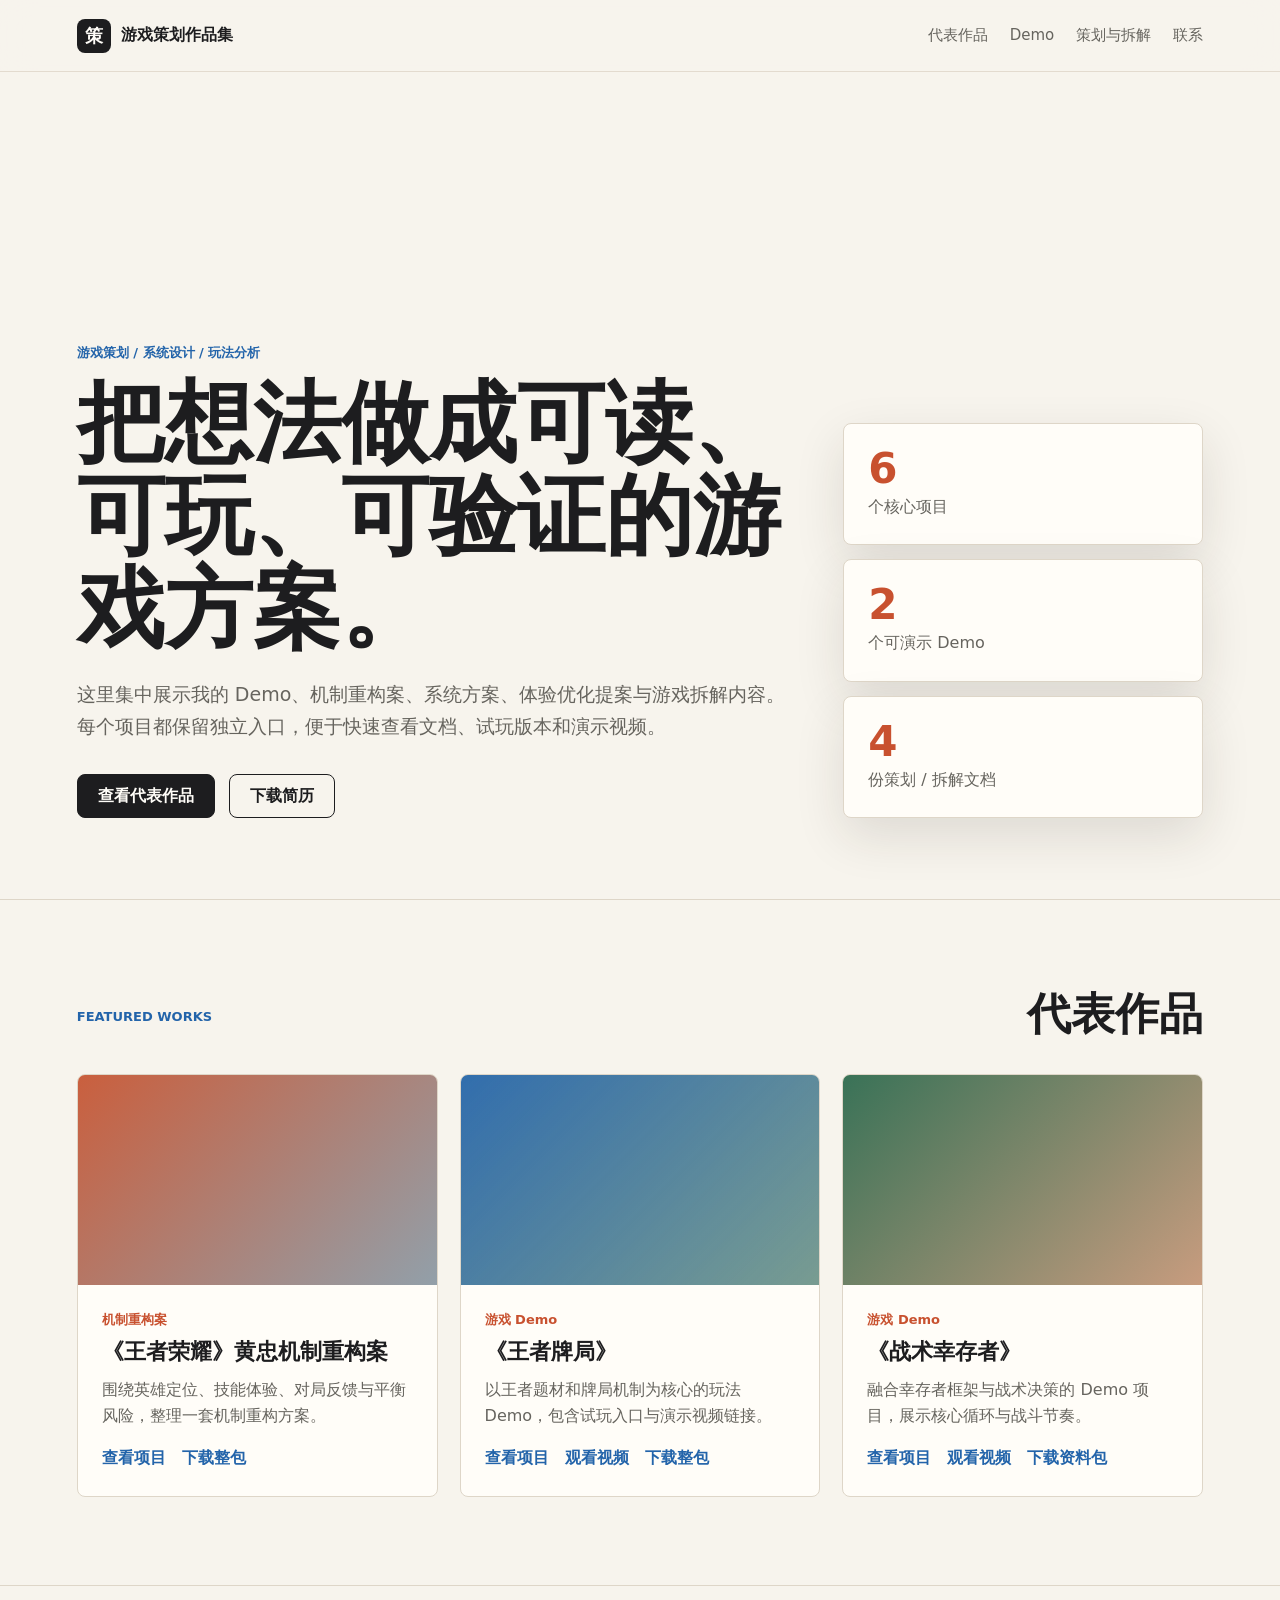
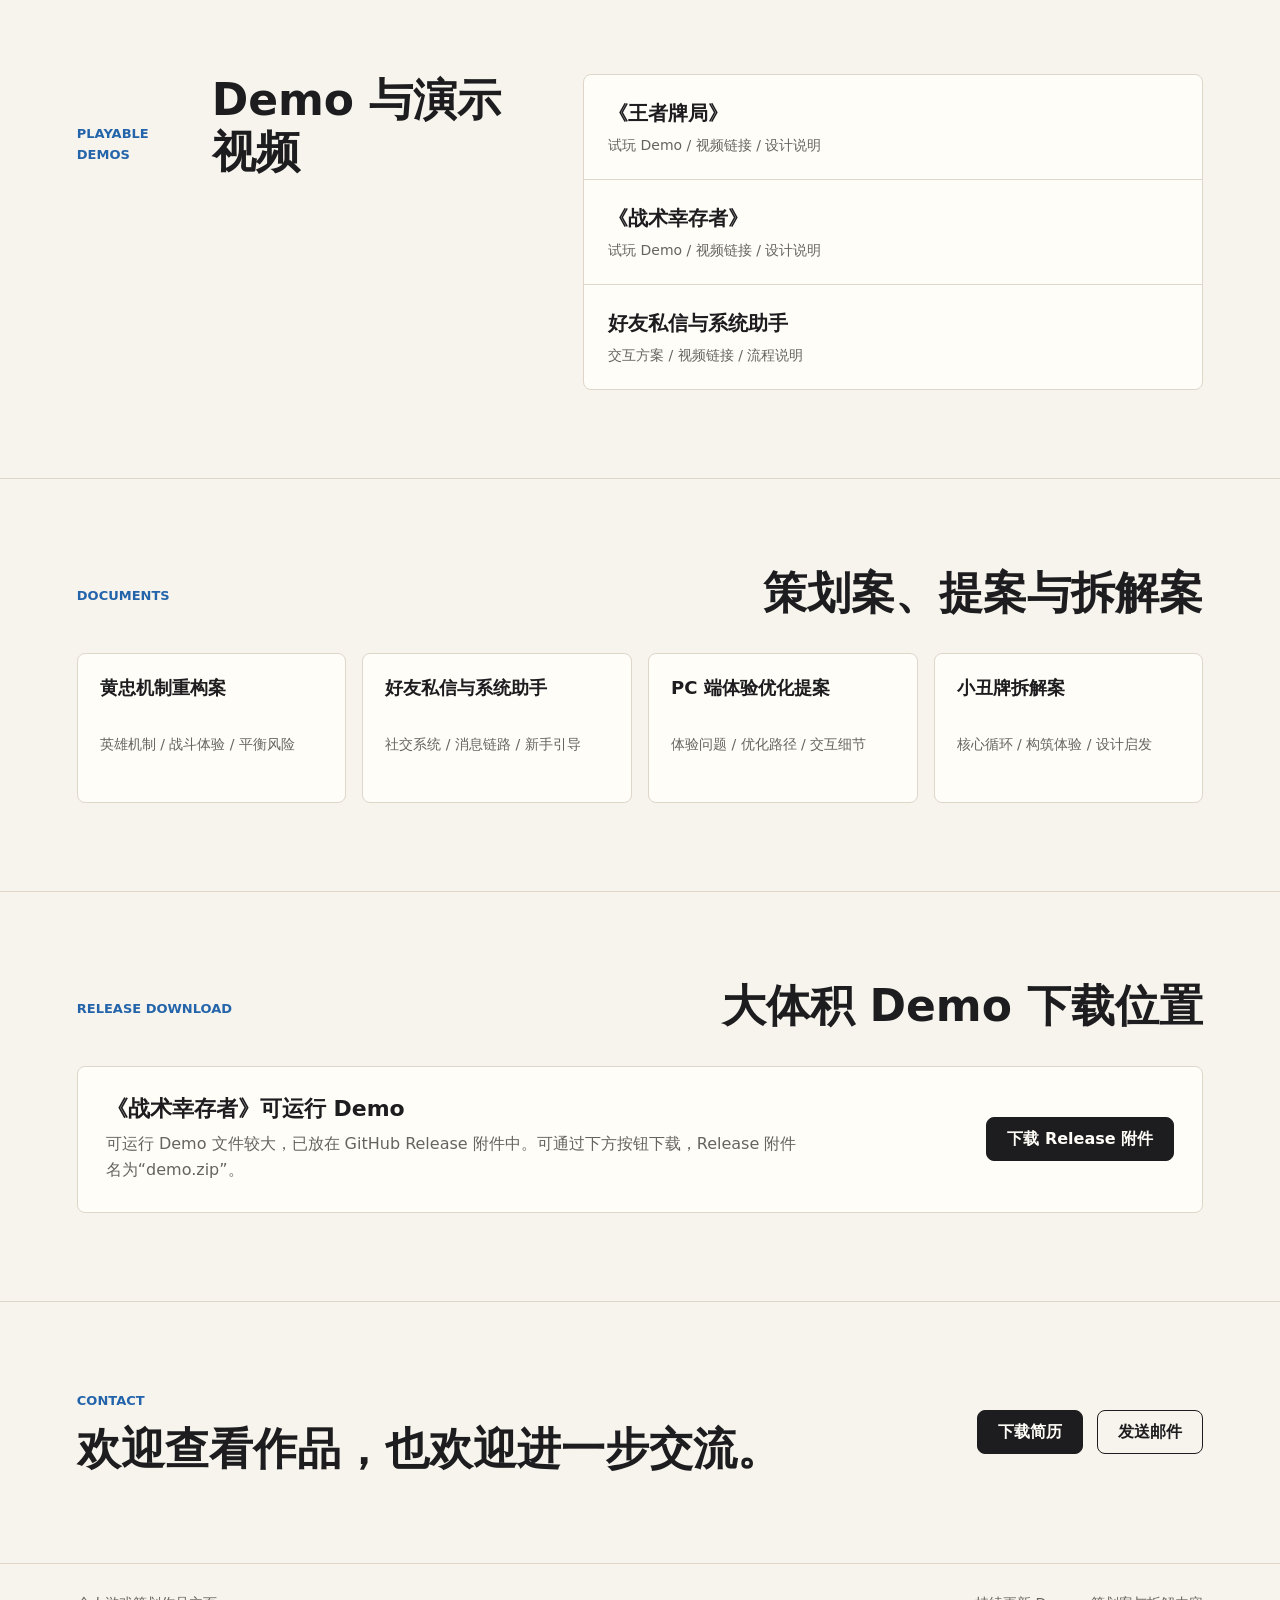
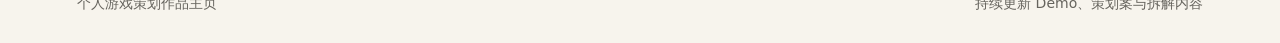
<file: index.html>
<!doctype html>
<html lang="zh-CN">
  <head>
    <meta charset="utf-8" />
    <meta name="viewport" content="width=device-width, initial-scale=1" />
    <title>个人作品主页 | 游戏策划作品集</title>
    <meta
      name="description"
      content="游戏策划个人作品主页，展示游戏 Demo、机制重构案、系统设计案、体验优化提案与游戏拆解案。"
    />
    <link rel="stylesheet" href="assets/css/site.css" />
  </head>
  <body>
    <header class="site-header">
      <a class="brand" href="#top" aria-label="返回首页">
        <span class="brand-mark">策</span>
        <span>游戏策划作品集</span>
      </a>
      <nav class="nav" aria-label="主导航">
        <a href="#featured">代表作品</a>
        <a href="#demos">Demo</a>
        <a href="#cases">策划与拆解</a>
        <a href="#contact">联系</a>
      </nav>
    </header>

    <main id="top">
      <section class="hero">
        <div class="hero-copy">
          <p class="eyebrow">游戏策划 / 系统设计 / 玩法分析</p>
          <h1>把想法做成可读、可玩、可验证的游戏方案。</h1>
          <p class="hero-summary">
            这里集中展示我的 Demo、机制重构案、系统方案、体验优化提案与游戏拆解内容。每个项目都保留独立入口，便于快速查看文档、试玩版本和演示视频。
          </p>
          <div class="hero-actions">
            <a class="button primary" href="#featured">查看代表作品</a>
            <a class="button secondary" href="assets/docs/resume.pdf">下载简历</a>
          </div>
        </div>
        <aside class="hero-panel" aria-label="作品概览">
          <div>
            <strong>6</strong>
            <span>个核心项目</span>
          </div>
          <div>
            <strong>2</strong>
            <span>个可演示 Demo</span>
          </div>
          <div>
            <strong>4</strong>
            <span>份策划 / 拆解文档</span>
          </div>
        </aside>
      </section>

      <section id="featured" class="section">
        <div class="section-heading">
          <p class="eyebrow">Featured Works</p>
          <h2>代表作品</h2>
        </div>
        <div class="project-grid">
          <article class="project-card">
            <div class="project-cover cover-strategy"></div>
          <div class="project-body">
            <p class="tag">机制重构案</p>
            <h3>《王者荣耀》黄忠机制重构案</h3>
            <p>围绕英雄定位、技能体验、对局反馈与平衡风险，整理一套机制重构方案。</p>
              <div class="card-actions">
                <a href="projects/01-huangzhong-rework/">查看项目</a>
                <a href="downloads/01-huangzhong-rework.zip">下载整包</a>
              </div>
            </div>
          </article>

          <article class="project-card">
            <div class="project-cover cover-demo"></div>
            <div class="project-body">
            <p class="tag">游戏 Demo</p>
            <h3>《王者牌局》</h3>
            <p>以王者题材和牌局机制为核心的玩法 Demo，包含试玩入口与演示视频链接。</p>
              <div class="card-actions">
                <a href="projects/02-wangzhe-cardgame/">查看项目</a>
                <a href="https://www.bilibili.com/video/BV1hy7K6EEyM/" target="_blank" rel="noreferrer">观看视频</a>
                <a href="downloads/02-wangzhe-cardgame.zip">下载整包</a>
              </div>
            </div>
          </article>

          <article class="project-card">
            <div class="project-cover cover-survivor"></div>
            <div class="project-body">
            <p class="tag">游戏 Demo</p>
            <h3>《战术幸存者》</h3>
            <p>融合幸存者框架与战术决策的 Demo 项目，展示核心循环与战斗节奏。</p>
              <div class="card-actions">
                <a href="projects/03-tactical-survivor/">查看项目</a>
                <a href="https://www.bilibili.com/video/BV1g17K6mEy7/" target="_blank" rel="noreferrer">观看视频</a>
                <a href="downloads/03-tactical-survivor-docs.zip">下载资料包</a>
              </div>
            </div>
          </article>
        </div>
      </section>

      <section id="demos" class="section split-section">
        <div class="section-heading">
          <p class="eyebrow">Playable Demos</p>
          <h2>Demo 与演示视频</h2>
        </div>
        <div class="list-panel">
          <a class="work-row" href="projects/02-wangzhe-cardgame/">
            <span>《王者牌局》</span>
            <small>试玩 Demo / 视频链接 / 设计说明</small>
          </a>
          <a class="work-row" href="projects/03-tactical-survivor/">
            <span>《战术幸存者》</span>
            <small>试玩 Demo / 视频链接 / 设计说明</small>
          </a>
          <a class="work-row" href="projects/04-friend-message-assistant/">
            <span>好友私信与系统助手</span>
            <small>交互方案 / 视频链接 / 流程说明</small>
          </a>
        </div>
      </section>

      <section id="cases" class="section">
        <div class="section-heading">
          <p class="eyebrow">Documents</p>
          <h2>策划案、提案与拆解案</h2>
        </div>
        <div class="document-grid">
          <a class="document-card" href="projects/01-huangzhong-rework/">
            <strong>黄忠机制重构案</strong>
            <span>英雄机制 / 战斗体验 / 平衡风险</span>
          </a>
          <a class="document-card" href="projects/04-friend-message-assistant/">
            <strong>好友私信与系统助手</strong>
            <span>社交系统 / 消息链路 / 新手引导</span>
          </a>
          <a class="document-card" href="projects/05-pc-experience-optimization/">
            <strong>PC 端体验优化提案</strong>
            <span>体验问题 / 优化路径 / 交互细节</span>
          </a>
          <a class="document-card" href="projects/06-balatro-breakdown/">
            <strong>小丑牌拆解案</strong>
            <span>核心循环 / 构筑体验 / 设计启发</span>
          </a>
        </div>
      </section>

      <section class="section release-section" id="github-release">
        <div class="section-heading">
          <p class="eyebrow">Release Download</p>
          <h2>大体积 Demo 下载位置</h2>
        </div>
        <div class="release-panel">
          <div>
            <h3>《战术幸存者》可运行 Demo</h3>
            <p>
              可运行 Demo 文件较大，已放在 GitHub Release 附件中。可通过下方按钮下载，Release 附件名为“demo.zip”。
            </p>
          </div>
          <a
            class="button primary"
            href="projects/03-tactical-survivor/demo/方舟幸存者可运行demo.zip"
            data-release-asset="demo.zip"
          >下载 Release 附件</a>
        </div>
      </section>

      <section id="contact" class="section contact-section">
        <div>
          <p class="eyebrow">Contact</p>
          <h2>欢迎查看作品，也欢迎进一步交流。</h2>
        </div>
        <div class="contact-actions">
          <a class="button primary" href="assets/docs/resume.pdf">下载简历</a>
          <a class="button secondary" href="mailto:1533887319@qq.com">发送邮件</a>
        </div>
      </section>
    </main>

    <footer class="footer">
      <span>个人游戏策划作品主页</span>
      <span>持续更新 Demo、策划案与拆解内容</span>
    </footer>
    <script src="assets/js/main.js"></script>
  </body>
</html>
</file>
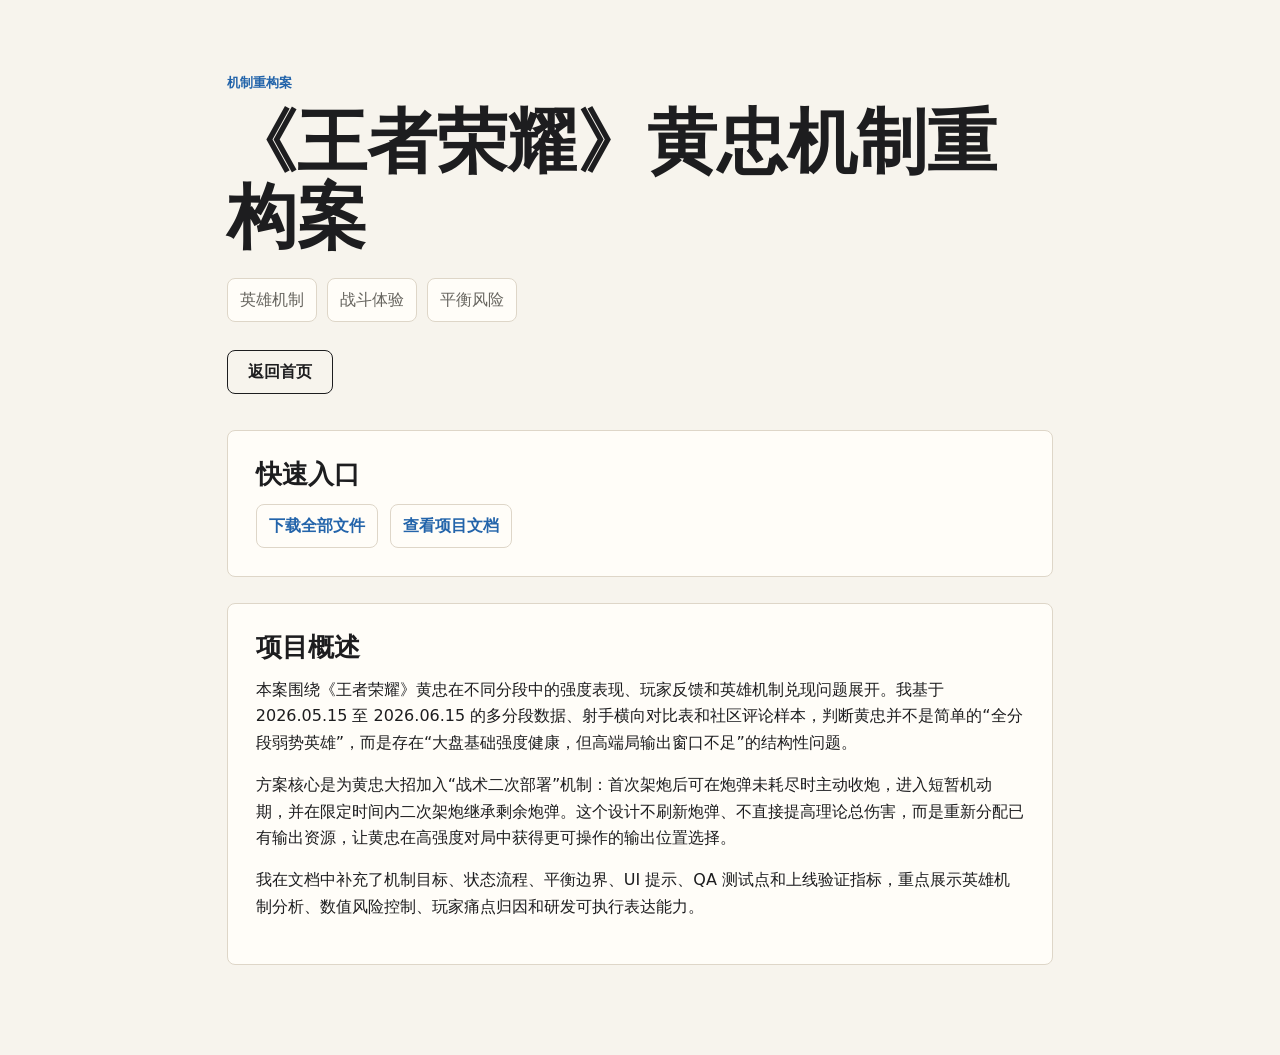
<file: projects/01-huangzhong-rework/index.html>
<!doctype html>
<html lang="zh-CN">
  <head>
    <meta charset="utf-8" />
    <meta name="viewport" content="width=device-width, initial-scale=1" />
    <title>《王者荣耀》黄忠机制重构案</title>
    <link rel="stylesheet" href="../../assets/css/site.css" />
  </head>
  <body>
    <main class="project-page">
      <header>
        <p class="eyebrow">机制重构案</p>
        <h1>《王者荣耀》黄忠机制重构案</h1>
        <div class="project-meta">
          <span>英雄机制</span>
          <span>战斗体验</span>
          <span>平衡风险</span>
        </div>
        <a class="button secondary" href="../../index.html">返回首页</a>
      </header>

      <section class="content-block">
        <h2>快速入口</h2>
        <div class="resource-list">
          <a class="resource-link" href="../../downloads/01-huangzhong-rework.zip">下载全部文件</a>
          <a class="resource-link" href="docs/">查看项目文档</a>
        </div>
      </section>

      <section class="content-block">
        <h2>项目概述</h2>
        <p>本案围绕《王者荣耀》黄忠在不同分段中的强度表现、玩家反馈和英雄机制兑现问题展开。我基于 2026.05.15 至 2026.06.15 的多分段数据、射手横向对比表和社区评论样本，判断黄忠并不是简单的“全分段弱势英雄”，而是存在“大盘基础强度健康，但高端局输出窗口不足”的结构性问题。</p>
        <p>方案核心是为黄忠大招加入“战术二次部署”机制：首次架炮后可在炮弹未耗尽时主动收炮，进入短暂机动期，并在限定时间内二次架炮继承剩余炮弹。这个设计不刷新炮弹、不直接提高理论总伤害，而是重新分配已有输出资源，让黄忠在高强度对局中获得更可操作的输出位置选择。</p>
        <p>我在文档中补充了机制目标、状态流程、平衡边界、UI 提示、QA 测试点和上线验证指标，重点展示英雄机制分析、数值风险控制、玩家痛点归因和研发可执行表达能力。</p>
      </section>
    </main>
  </body>
</html>
</file>
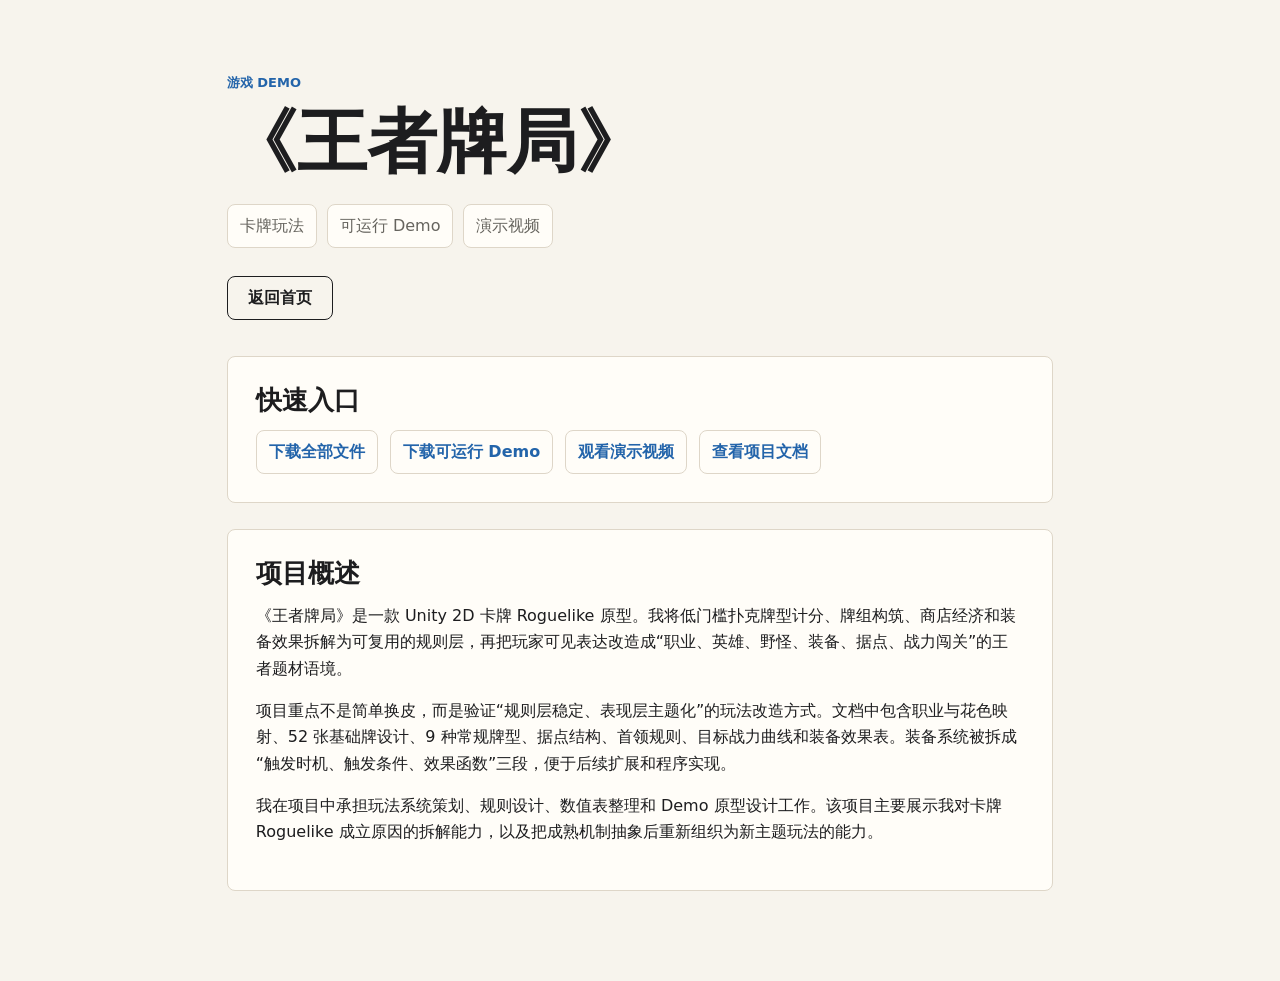
<file: projects/02-wangzhe-cardgame/index.html>
<!doctype html>
<html lang="zh-CN">
  <head>
    <meta charset="utf-8" />
    <meta name="viewport" content="width=device-width, initial-scale=1" />
    <title>《王者牌局》</title>
    <link rel="stylesheet" href="../../assets/css/site.css" />
  </head>
  <body>
    <main class="project-page">
      <header>
        <p class="eyebrow">游戏 Demo</p>
        <h1>《王者牌局》</h1>
        <div class="project-meta">
          <span>卡牌玩法</span>
          <span>可运行 Demo</span>
          <span>演示视频</span>
        </div>
        <a class="button secondary" href="../../index.html">返回首页</a>
      </header>

      <section class="content-block">
        <h2>快速入口</h2>
        <div class="resource-list">
          <a class="resource-link" href="../../downloads/02-wangzhe-cardgame.zip">下载全部文件</a>
          <a class="resource-link" href="demo/王者牌可运行demo.zip">下载可运行 Demo</a>
          <a class="resource-link" href="https://www.bilibili.com/video/BV1hy7K6EEyM/" target="_blank" rel="noreferrer">观看演示视频</a>
          <a class="resource-link" href="docs/">查看项目文档</a>
        </div>
      </section>

      <section class="content-block">
        <h2>项目概述</h2>
        <p>《王者牌局》是一款 Unity 2D 卡牌 Roguelike 原型。我将低门槛扑克牌型计分、牌组构筑、商店经济和装备效果拆解为可复用的规则层，再把玩家可见表达改造成“职业、英雄、野怪、装备、据点、战力闯关”的王者题材语境。</p>
        <p>项目重点不是简单换皮，而是验证“规则层稳定、表现层主题化”的玩法改造方式。文档中包含职业与花色映射、52 张基础牌设计、9 种常规牌型、据点结构、首领规则、目标战力曲线和装备效果表。装备系统被拆成“触发时机、触发条件、效果函数”三段，便于后续扩展和程序实现。</p>
        <p>我在项目中承担玩法系统策划、规则设计、数值表整理和 Demo 原型设计工作。该项目主要展示我对卡牌 Roguelike 成立原因的拆解能力，以及把成熟机制抽象后重新组织为新主题玩法的能力。</p>
      </section>
    </main>
  </body>
</html>
</file>
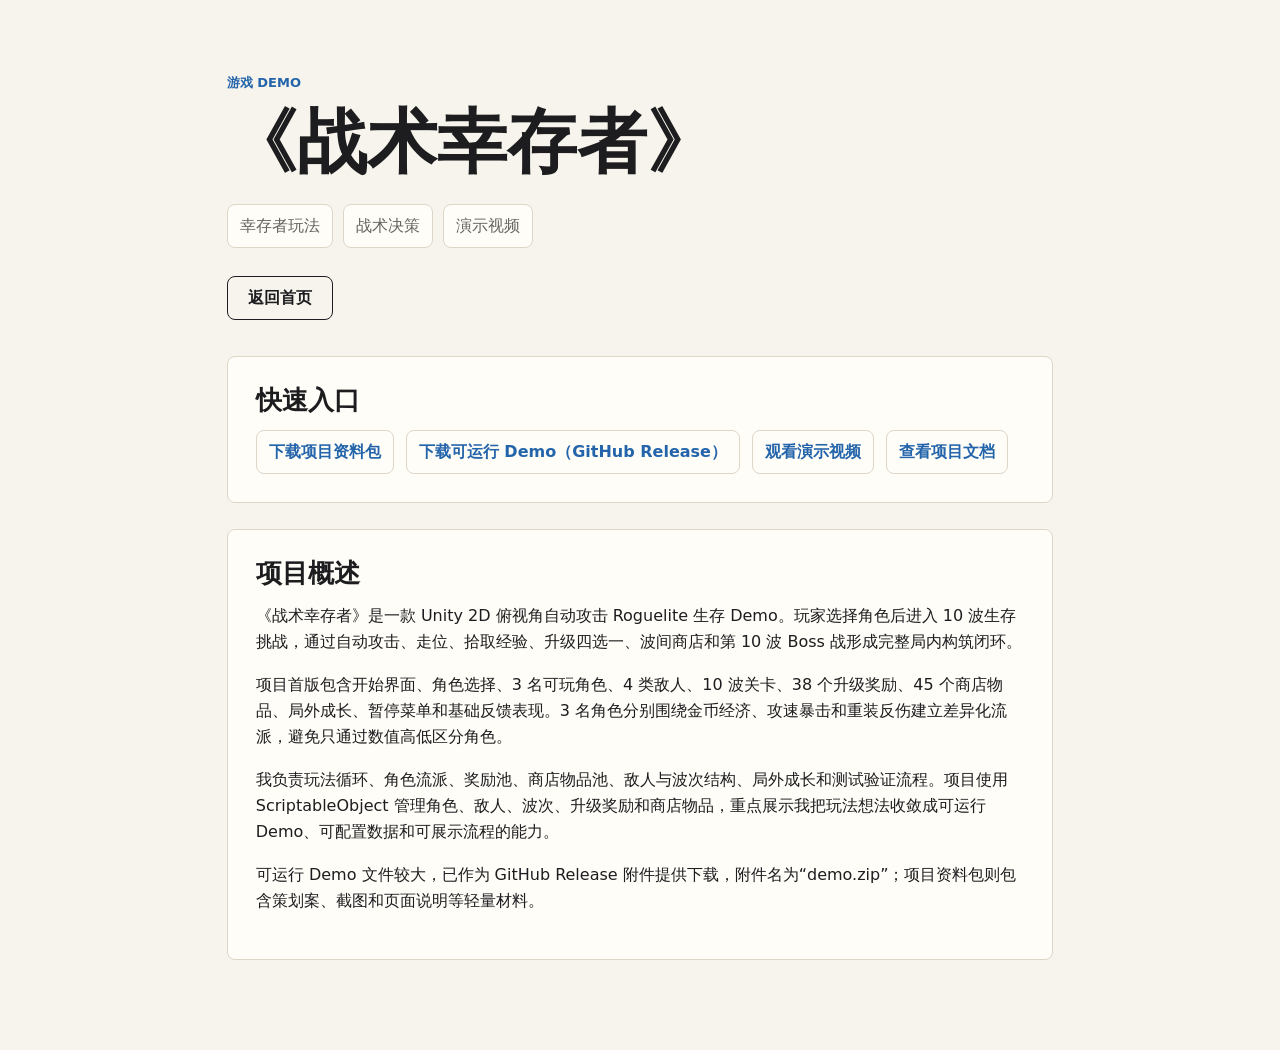
<file: projects/03-tactical-survivor/index.html>
<!doctype html>
<html lang="zh-CN">
  <head>
    <meta charset="utf-8" />
    <meta name="viewport" content="width=device-width, initial-scale=1" />
    <title>《战术幸存者》</title>
    <link rel="stylesheet" href="../../assets/css/site.css" />
  </head>
  <body>
    <main class="project-page">
      <header>
        <p class="eyebrow">游戏 Demo</p>
        <h1>《战术幸存者》</h1>
        <div class="project-meta">
          <span>幸存者玩法</span>
          <span>战术决策</span>
          <span>演示视频</span>
        </div>
        <a class="button secondary" href="../../index.html">返回首页</a>
      </header>

      <section class="content-block">
        <h2>快速入口</h2>
        <div class="resource-list">
          <a class="resource-link" href="../../downloads/03-tactical-survivor-docs.zip">下载项目资料包</a>
          <a
            class="resource-link"
            href="demo/方舟幸存者可运行demo.zip"
            data-release-asset="demo.zip"
          >下载可运行 Demo（GitHub Release）</a>
          <a class="resource-link" href="https://www.bilibili.com/video/BV1g17K6mEy7/" target="_blank" rel="noreferrer">观看演示视频</a>
          <a class="resource-link" href="docs/">查看项目文档</a>
        </div>
      </section>

      <section class="content-block">
        <h2>项目概述</h2>
        <p>《战术幸存者》是一款 Unity 2D 俯视角自动攻击 Roguelite 生存 Demo。玩家选择角色后进入 10 波生存挑战，通过自动攻击、走位、拾取经验、升级四选一、波间商店和第 10 波 Boss 战形成完整局内构筑闭环。</p>
        <p>项目首版包含开始界面、角色选择、3 名可玩角色、4 类敌人、10 波关卡、38 个升级奖励、45 个商店物品、局外成长、暂停菜单和基础反馈表现。3 名角色分别围绕金币经济、攻速暴击和重装反伤建立差异化流派，避免只通过数值高低区分角色。</p>
        <p>我负责玩法循环、角色流派、奖励池、商店物品池、敌人与波次结构、局外成长和测试验证流程。项目使用 ScriptableObject 管理角色、敌人、波次、升级奖励和商店物品，重点展示我把玩法想法收敛成可运行 Demo、可配置数据和可展示流程的能力。</p>
        <p>可运行 Demo 文件较大，已作为 GitHub Release 附件提供下载，附件名为“demo.zip”；项目资料包则包含策划案、截图和页面说明等轻量材料。</p>
      </section>
    </main>
    <script src="../../assets/js/main.js"></script>
  </body>
</html>
</file>
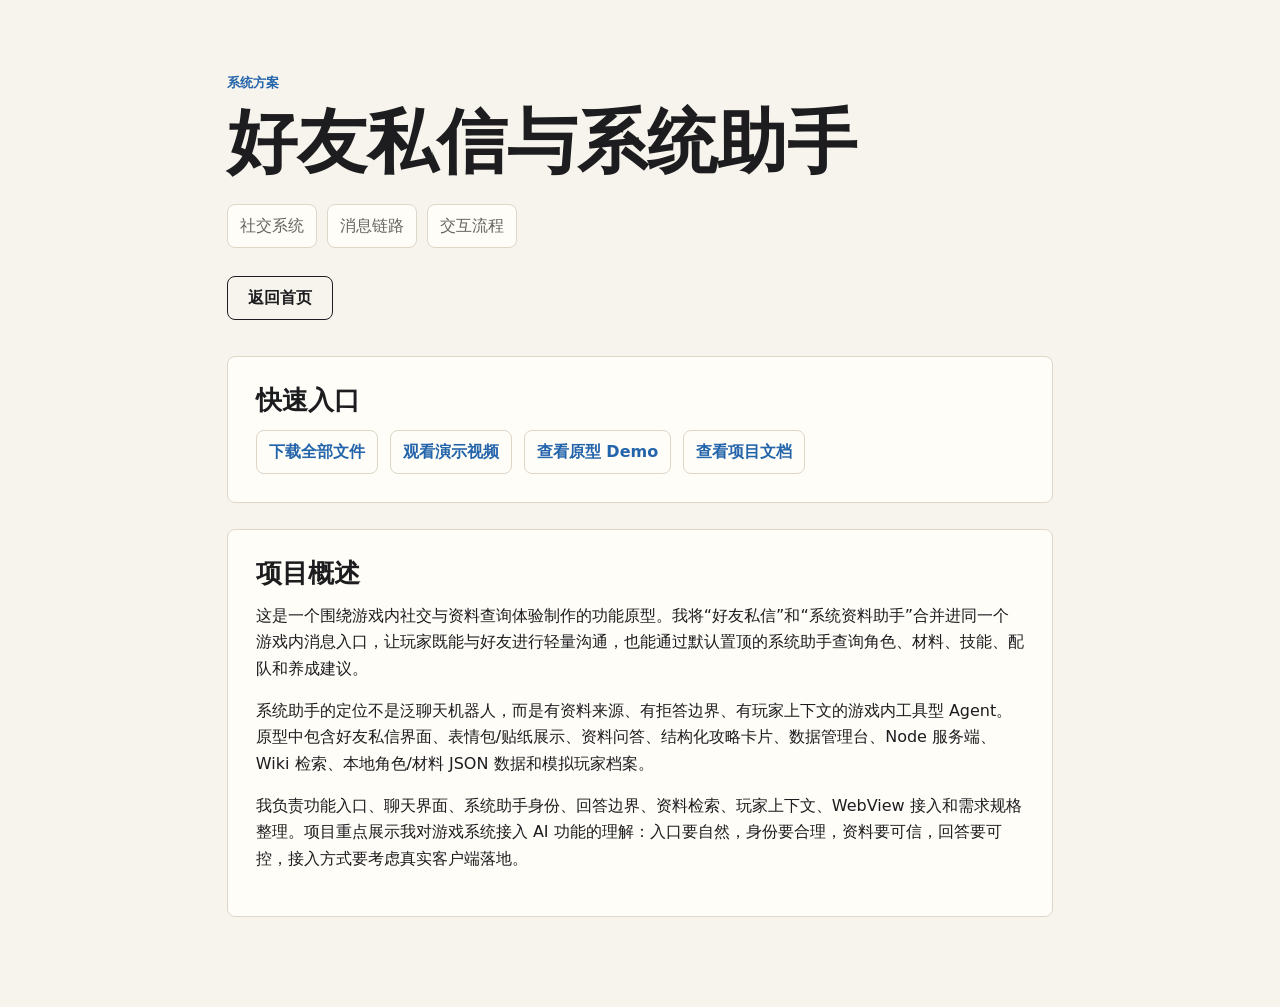
<file: projects/04-friend-message-assistant/index.html>
<!doctype html>
<html lang="zh-CN">
  <head>
    <meta charset="utf-8" />
    <meta name="viewport" content="width=device-width, initial-scale=1" />
    <title>好友私信与系统助手</title>
    <link rel="stylesheet" href="../../assets/css/site.css" />
  </head>
  <body>
    <main class="project-page">
      <header>
        <p class="eyebrow">系统方案</p>
        <h1>好友私信与系统助手</h1>
        <div class="project-meta">
          <span>社交系统</span>
          <span>消息链路</span>
          <span>交互流程</span>
        </div>
        <a class="button secondary" href="../../index.html">返回首页</a>
      </header>

      <section class="content-block">
        <h2>快速入口</h2>
        <div class="resource-list">
          <a class="resource-link" href="../../downloads/04-friend-message-assistant.zip">下载全部文件</a>
          <a class="resource-link" href="https://www.bilibili.com/video/BV1g17K6mEyL/" target="_blank" rel="noreferrer">观看演示视频</a>
          <a class="resource-link" href="ARKtalk_demo/">查看原型 Demo</a>
          <a class="resource-link" href="docs/">查看项目文档</a>
        </div>
      </section>

      <section class="content-block">
        <h2>项目概述</h2>
        <p>这是一个围绕游戏内社交与资料查询体验制作的功能原型。我将“好友私信”和“系统资料助手”合并进同一个游戏内消息入口，让玩家既能与好友进行轻量沟通，也能通过默认置顶的系统助手查询角色、材料、技能、配队和养成建议。</p>
        <p>系统助手的定位不是泛聊天机器人，而是有资料来源、有拒答边界、有玩家上下文的游戏内工具型 Agent。原型中包含好友私信界面、表情包/贴纸展示、资料问答、结构化攻略卡片、数据管理台、Node 服务端、Wiki 检索、本地角色/材料 JSON 数据和模拟玩家档案。</p>
        <p>我负责功能入口、聊天界面、系统助手身份、回答边界、资料检索、玩家上下文、WebView 接入和需求规格整理。项目重点展示我对游戏系统接入 AI 功能的理解：入口要自然，身份要合理，资料要可信，回答要可控，接入方式要考虑真实客户端落地。</p>
      </section>
    </main>
  </body>
</html>
</file>
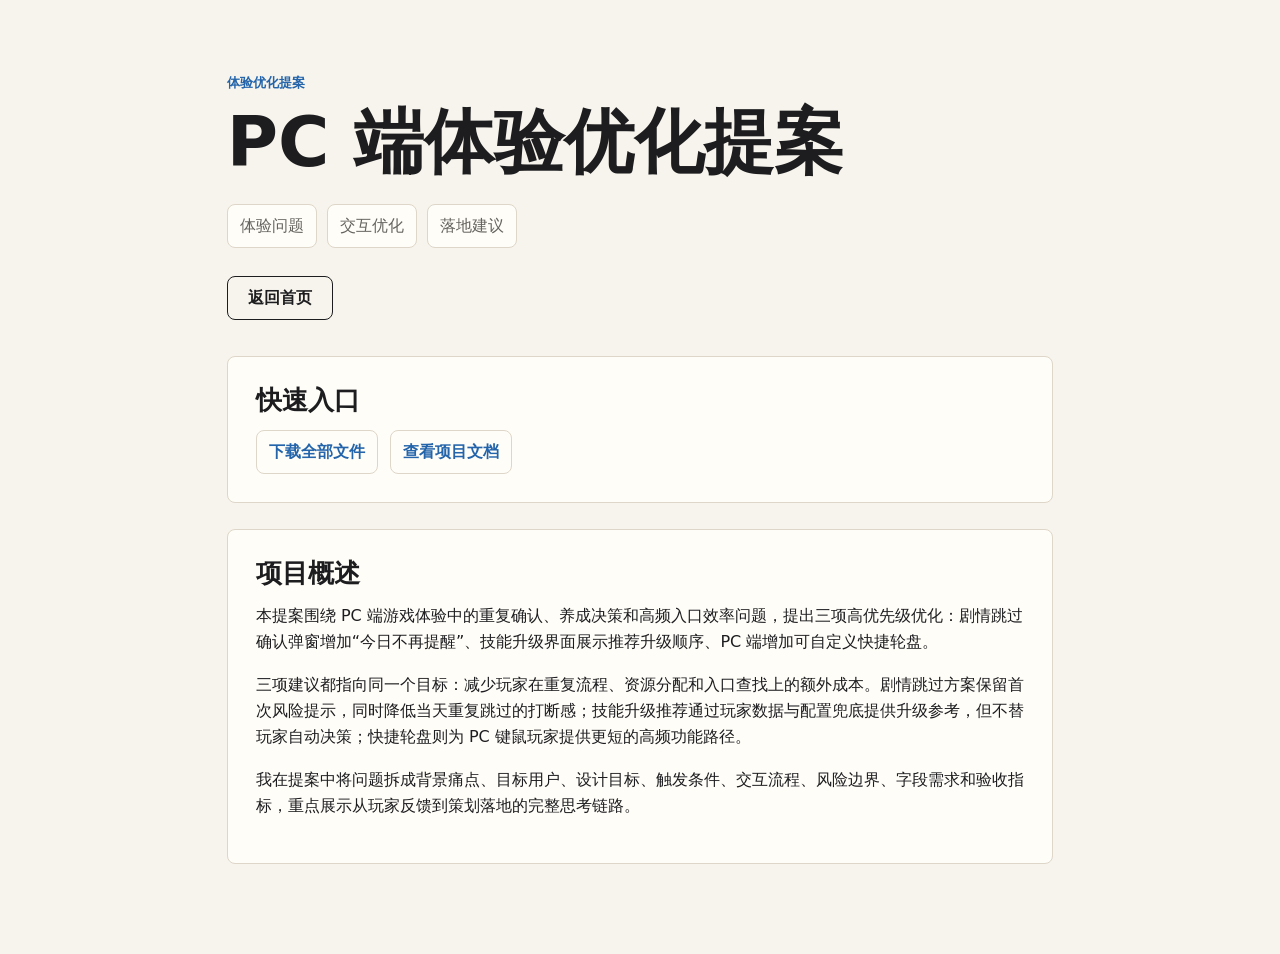
<file: projects/05-pc-experience-optimization/index.html>
<!doctype html>
<html lang="zh-CN">
  <head>
    <meta charset="utf-8" />
    <meta name="viewport" content="width=device-width, initial-scale=1" />
    <title>PC 端体验优化提案</title>
    <link rel="stylesheet" href="../../assets/css/site.css" />
  </head>
  <body>
    <main class="project-page">
      <header>
        <p class="eyebrow">体验优化提案</p>
        <h1>PC 端体验优化提案</h1>
        <div class="project-meta">
          <span>体验问题</span>
          <span>交互优化</span>
          <span>落地建议</span>
        </div>
        <a class="button secondary" href="../../index.html">返回首页</a>
      </header>

      <section class="content-block">
        <h2>快速入口</h2>
        <div class="resource-list">
          <a class="resource-link" href="../../downloads/05-pc-experience-optimization.zip">下载全部文件</a>
          <a class="resource-link" href="docs/">查看项目文档</a>
        </div>
      </section>

      <section class="content-block">
        <h2>项目概述</h2>
        <p>本提案围绕 PC 端游戏体验中的重复确认、养成决策和高频入口效率问题，提出三项高优先级优化：剧情跳过确认弹窗增加“今日不再提醒”、技能升级界面展示推荐升级顺序、PC 端增加可自定义快捷轮盘。</p>
        <p>三项建议都指向同一个目标：减少玩家在重复流程、资源分配和入口查找上的额外成本。剧情跳过方案保留首次风险提示，同时降低当天重复跳过的打断感；技能升级推荐通过玩家数据与配置兜底提供升级参考，但不替玩家自动决策；快捷轮盘则为 PC 键鼠玩家提供更短的高频功能路径。</p>
        <p>我在提案中将问题拆成背景痛点、目标用户、设计目标、触发条件、交互流程、风险边界、字段需求和验收指标，重点展示从玩家反馈到策划落地的完整思考链路。</p>
      </section>
    </main>
  </body>
</html>
</file>
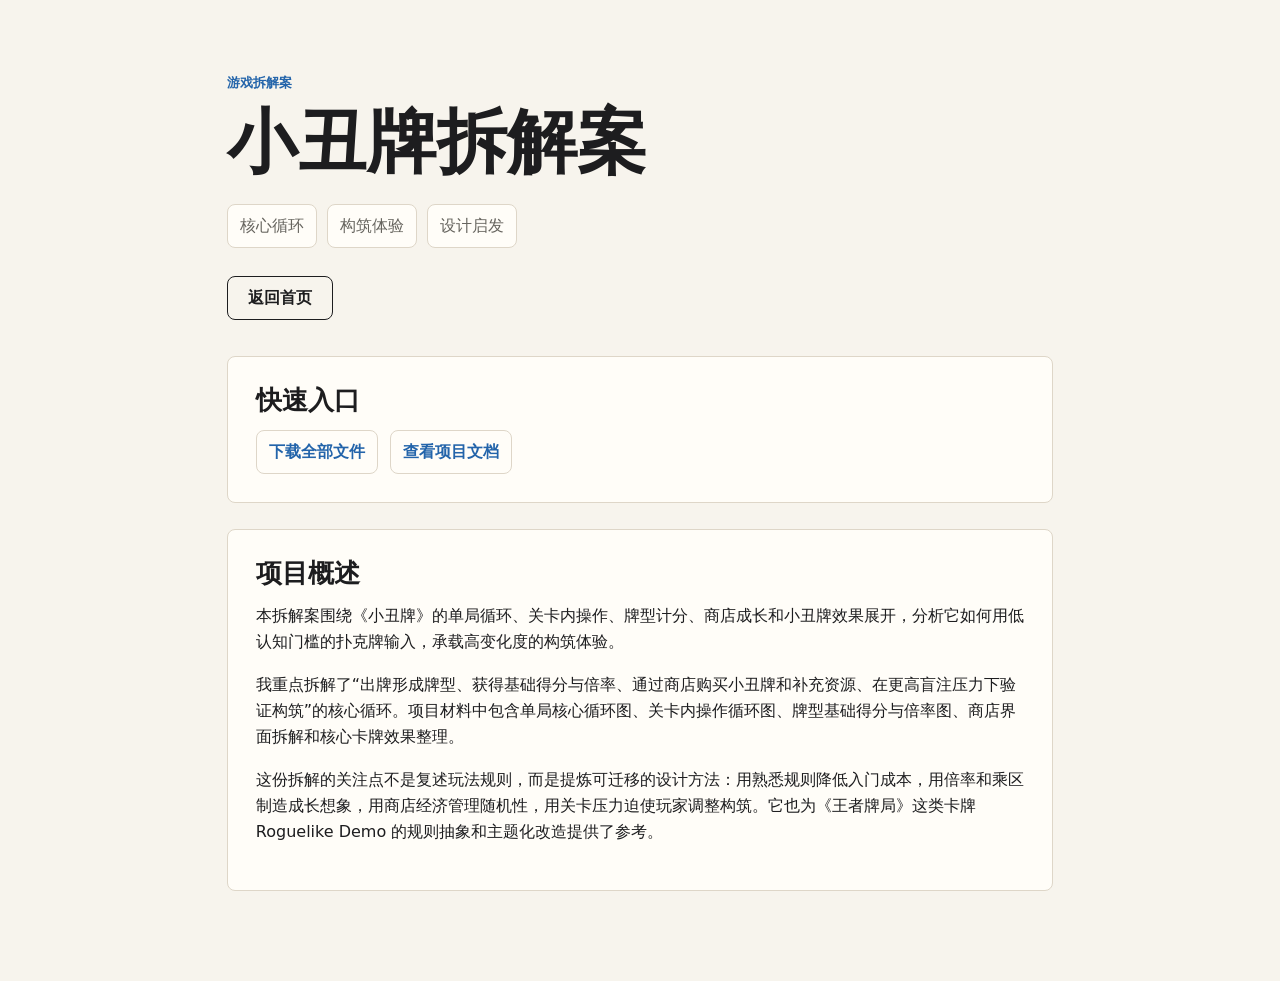
<file: projects/06-balatro-breakdown/index.html>
<!doctype html>
<html lang="zh-CN">
  <head>
    <meta charset="utf-8" />
    <meta name="viewport" content="width=device-width, initial-scale=1" />
    <title>小丑牌拆解案</title>
    <link rel="stylesheet" href="../../assets/css/site.css" />
  </head>
  <body>
    <main class="project-page">
      <header>
        <p class="eyebrow">游戏拆解案</p>
        <h1>小丑牌拆解案</h1>
        <div class="project-meta">
          <span>核心循环</span>
          <span>构筑体验</span>
          <span>设计启发</span>
        </div>
        <a class="button secondary" href="../../index.html">返回首页</a>
      </header>

      <section class="content-block">
        <h2>快速入口</h2>
        <div class="resource-list">
          <a class="resource-link" href="../../downloads/06-balatro-breakdown.zip">下载全部文件</a>
          <a class="resource-link" href="docs/">查看项目文档</a>
        </div>
      </section>

      <section class="content-block">
        <h2>项目概述</h2>
        <p>本拆解案围绕《小丑牌》的单局循环、关卡内操作、牌型计分、商店成长和小丑牌效果展开，分析它如何用低认知门槛的扑克牌输入，承载高变化度的构筑体验。</p>
        <p>我重点拆解了“出牌形成牌型、获得基础得分与倍率、通过商店购买小丑牌和补充资源、在更高盲注压力下验证构筑”的核心循环。项目材料中包含单局核心循环图、关卡内操作循环图、牌型基础得分与倍率图、商店界面拆解和核心卡牌效果整理。</p>
        <p>这份拆解的关注点不是复述玩法规则，而是提炼可迁移的设计方法：用熟悉规则降低入门成本，用倍率和乘区制造成长想象，用商店经济管理随机性，用关卡压力迫使玩家调整构筑。它也为《王者牌局》这类卡牌 Roguelike Demo 的规则抽象和主题化改造提供了参考。</p>
      </section>
    </main>
  </body>
</html>
</file>
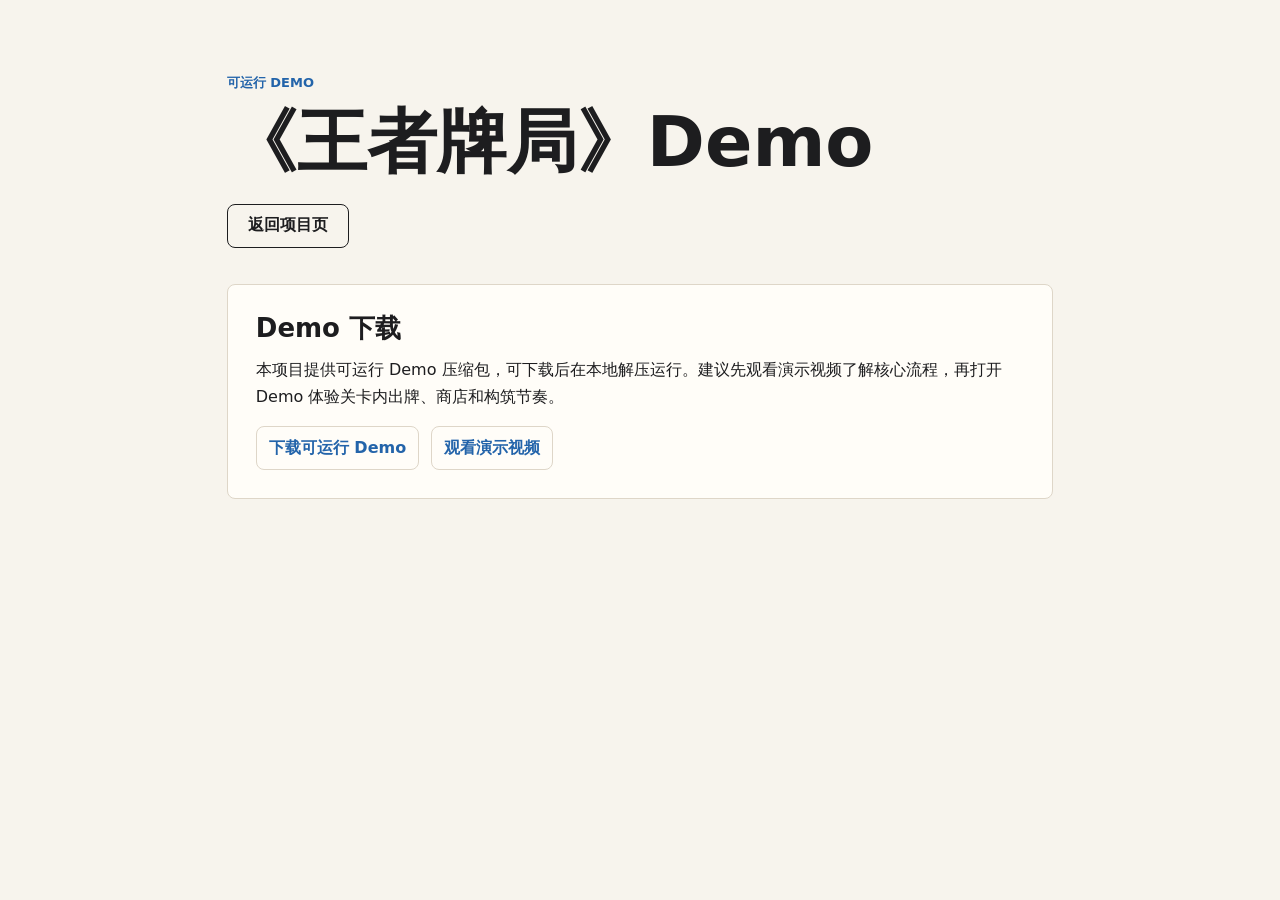
<file: projects/02-wangzhe-cardgame/demo/index.html>
<!doctype html>
<html lang="zh-CN">
  <head>
    <meta charset="utf-8" />
    <meta name="viewport" content="width=device-width, initial-scale=1" />
    <title>《王者牌局》Demo</title>
    <link rel="stylesheet" href="../../../assets/css/site.css" />
  </head>
  <body>
    <main class="project-page">
      <header>
        <p class="eyebrow">可运行 Demo</p>
        <h1>《王者牌局》Demo</h1>
        <a class="button secondary" href="../index.html">返回项目页</a>
      </header>
      <section class="content-block">
        <h2>Demo 下载</h2>
        <p>本项目提供可运行 Demo 压缩包，可下载后在本地解压运行。建议先观看演示视频了解核心流程，再打开 Demo 体验关卡内出牌、商店和构筑节奏。</p>
        <div class="resource-list">
          <a class="resource-link" href="王者牌可运行demo.zip">下载可运行 Demo</a>
          <a class="resource-link" href="https://www.bilibili.com/video/BV1hy7K6EEyM/" target="_blank" rel="noreferrer">观看演示视频</a>
        </div>
      </section>
    </main>
  </body>
</html>
</file>
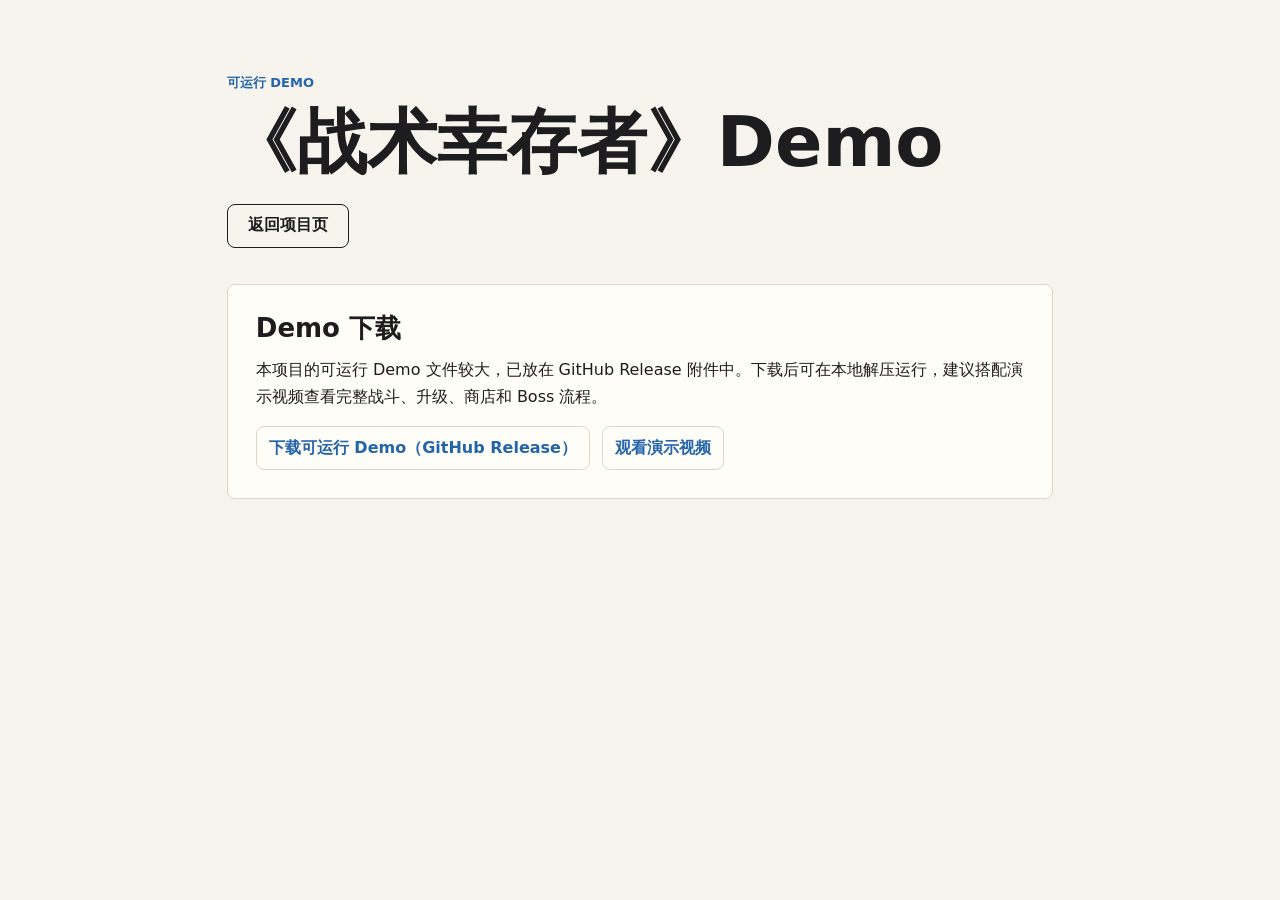
<file: projects/03-tactical-survivor/demo/index.html>
<!doctype html>
<html lang="zh-CN">
  <head>
    <meta charset="utf-8" />
    <meta name="viewport" content="width=device-width, initial-scale=1" />
    <title>《战术幸存者》Demo</title>
    <link rel="stylesheet" href="../../../assets/css/site.css" />
  </head>
  <body>
    <main class="project-page">
      <header>
        <p class="eyebrow">可运行 Demo</p>
        <h1>《战术幸存者》Demo</h1>
        <a class="button secondary" href="../index.html">返回项目页</a>
      </header>
      <section class="content-block">
        <h2>Demo 下载</h2>
        <p>本项目的可运行 Demo 文件较大，已放在 GitHub Release 附件中。下载后可在本地解压运行，建议搭配演示视频查看完整战斗、升级、商店和 Boss 流程。</p>
        <div class="resource-list">
          <a class="resource-link" href="方舟幸存者可运行demo.zip" data-release-asset="demo.zip">下载可运行 Demo（GitHub Release）</a>
          <a class="resource-link" href="https://www.bilibili.com/video/BV1g17K6mEy7/" target="_blank" rel="noreferrer">观看演示视频</a>
        </div>
      </section>
    </main>
    <script src="../../../assets/js/main.js"></script>
  </body>
</html>
</file>
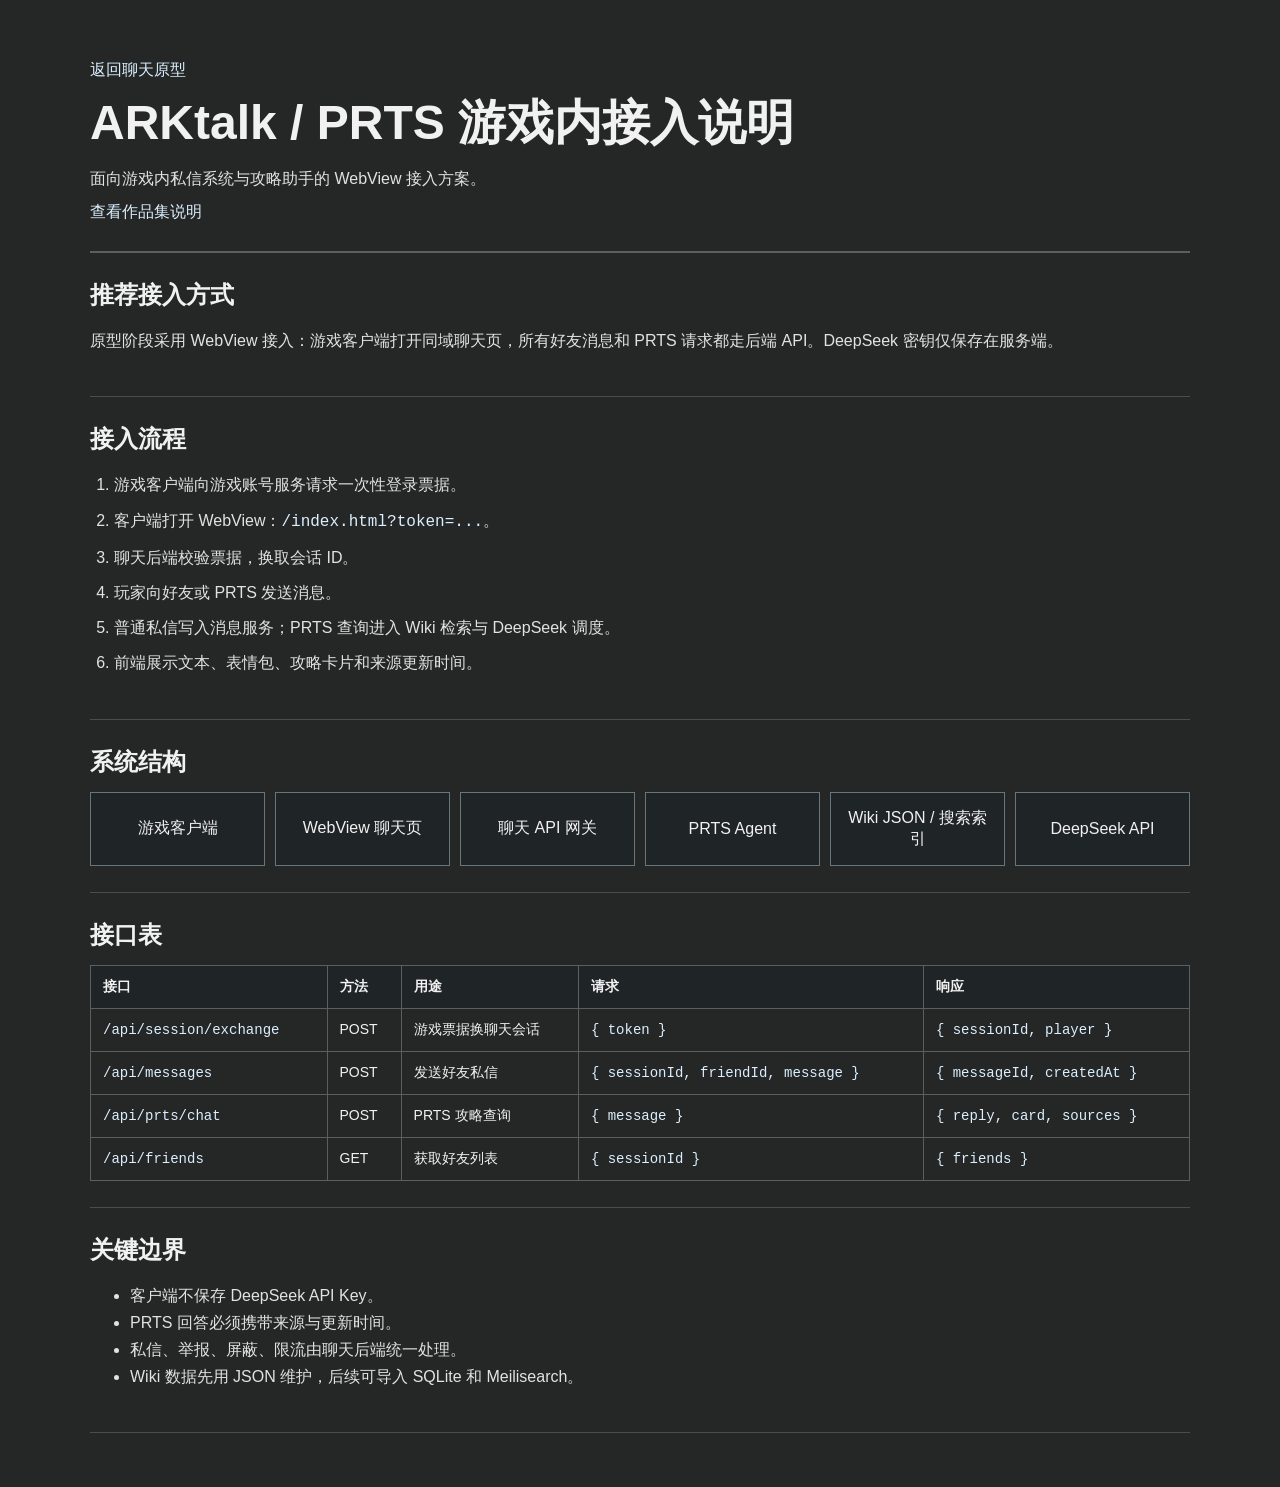
<file: projects/04-friend-message-assistant/ARKtalk_demo/integration-guide.html>
<!doctype html>
<html lang="zh-CN">
  <head>
    <meta charset="utf-8">
    <meta name="viewport" content="width=device-width, initial-scale=1">
    <title>ARKtalk 游戏内接入说明</title>
    <link rel="stylesheet" href="style.css">
  </head>
  <body class="guide-page">
    <main class="integration-doc">
      <header class="integration-hero">
        <a href="index.html">返回聊天原型</a>
        <h1>ARKtalk / PRTS 游戏内接入说明</h1>
        <p>面向游戏内私信系统与攻略助手的 WebView 接入方案。</p>
        <a href="portfolio.html">查看作品集说明</a>
      </header>

      <section>
        <h2>推荐接入方式</h2>
        <p>原型阶段采用 WebView 接入：游戏客户端打开同域聊天页，所有好友消息和 PRTS 请求都走后端 API。DeepSeek 密钥仅保存在服务端。</p>
      </section>

      <section>
        <h2>接入流程</h2>
        <ol class="flow-list">
          <li>游戏客户端向游戏账号服务请求一次性登录票据。</li>
          <li>客户端打开 WebView：<code>/index.html?token=...</code>。</li>
          <li>聊天后端校验票据，换取会话 ID。</li>
          <li>玩家向好友或 PRTS 发送消息。</li>
          <li>普通私信写入消息服务；PRTS 查询进入 Wiki 检索与 DeepSeek 调度。</li>
          <li>前端展示文本、表情包、攻略卡片和来源更新时间。</li>
        </ol>
      </section>

      <section>
        <h2>系统结构</h2>
        <div class="architecture-flow">
          <span>游戏客户端</span>
          <span>WebView 聊天页</span>
          <span>聊天 API 网关</span>
          <span>PRTS Agent</span>
          <span>Wiki JSON / 搜索索引</span>
          <span>DeepSeek API</span>
        </div>
      </section>

      <section>
        <h2>接口表</h2>
        <table>
          <thead>
            <tr>
              <th>接口</th>
              <th>方法</th>
              <th>用途</th>
              <th>请求</th>
              <th>响应</th>
            </tr>
          </thead>
          <tbody>
            <tr>
              <td><code>/api/session/exchange</code></td>
              <td>POST</td>
              <td>游戏票据换聊天会话</td>
              <td><code>{ token }</code></td>
              <td><code>{ sessionId, player }</code></td>
            </tr>
            <tr>
              <td><code>/api/messages</code></td>
              <td>POST</td>
              <td>发送好友私信</td>
              <td><code>{ sessionId, friendId, message }</code></td>
              <td><code>{ messageId, createdAt }</code></td>
            </tr>
            <tr>
              <td><code>/api/prts/chat</code></td>
              <td>POST</td>
              <td>PRTS 攻略查询</td>
              <td><code>{ message }</code></td>
              <td><code>{ reply, card, sources }</code></td>
            </tr>
            <tr>
              <td><code>/api/friends</code></td>
              <td>GET</td>
              <td>获取好友列表</td>
              <td><code>{ sessionId }</code></td>
              <td><code>{ friends }</code></td>
            </tr>
          </tbody>
        </table>
      </section>

      <section>
        <h2>关键边界</h2>
        <ul>
          <li>客户端不保存 DeepSeek API Key。</li>
          <li>PRTS 回答必须携带来源与更新时间。</li>
          <li>私信、举报、屏蔽、限流由聊天后端统一处理。</li>
          <li>Wiki 数据先用 JSON 维护，后续可导入 SQLite 和 Meilisearch。</li>
        </ul>
      </section>
    </main>
  </body>
</html>
</file>
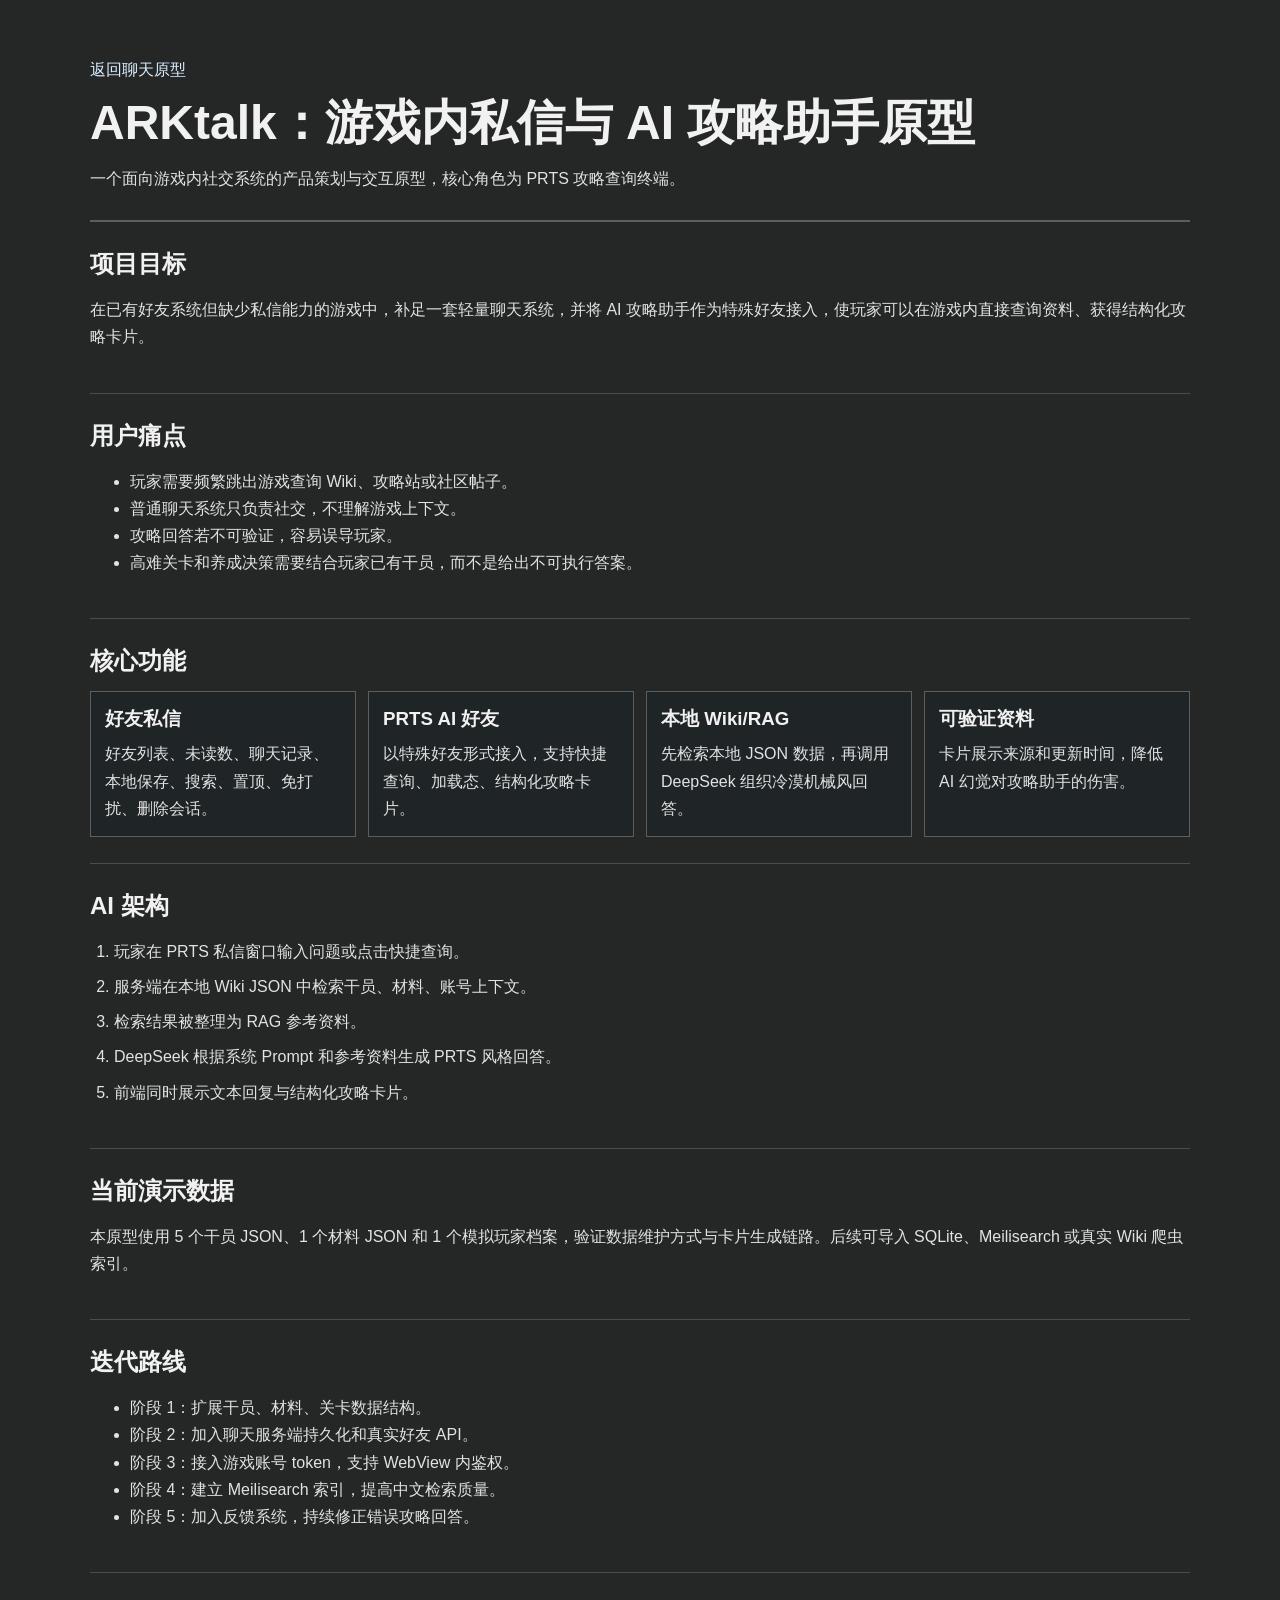
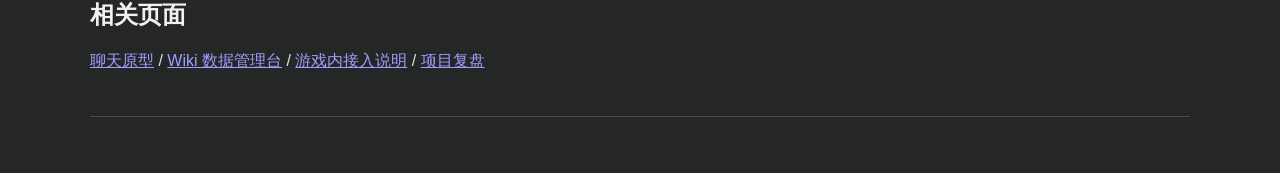
<file: projects/04-friend-message-assistant/ARKtalk_demo/portfolio.html>
<!doctype html>
<html lang="zh-CN">
  <head>
    <meta charset="utf-8">
    <meta name="viewport" content="width=device-width, initial-scale=1">
    <title>ARKtalk 作品集说明</title>
    <link rel="stylesheet" href="style.css">
  </head>
  <body class="guide-page">
    <main class="integration-doc">
      <header class="integration-hero">
        <a href="index.html">返回聊天原型</a>
        <h1>ARKtalk：游戏内私信与 AI 攻略助手原型</h1>
        <p>一个面向游戏内社交系统的产品策划与交互原型，核心角色为 PRTS 攻略查询终端。</p>
      </header>

      <section>
        <h2>项目目标</h2>
        <p>在已有好友系统但缺少私信能力的游戏中，补足一套轻量聊天系统，并将 AI 攻略助手作为特殊好友接入，使玩家可以在游戏内直接查询资料、获得结构化攻略卡片。</p>
      </section>

      <section>
        <h2>用户痛点</h2>
        <ul>
          <li>玩家需要频繁跳出游戏查询 Wiki、攻略站或社区帖子。</li>
          <li>普通聊天系统只负责社交，不理解游戏上下文。</li>
          <li>攻略回答若不可验证，容易误导玩家。</li>
          <li>高难关卡和养成决策需要结合玩家已有干员，而不是给出不可执行答案。</li>
        </ul>
      </section>

      <section>
        <h2>核心功能</h2>
        <div class="portfolio-grid">
          <article>
            <h3>好友私信</h3>
            <p>好友列表、未读数、聊天记录、本地保存、搜索、置顶、免打扰、删除会话。</p>
          </article>
          <article>
            <h3>PRTS AI 好友</h3>
            <p>以特殊好友形式接入，支持快捷查询、加载态、结构化攻略卡片。</p>
          </article>
          <article>
            <h3>本地 Wiki/RAG</h3>
            <p>先检索本地 JSON 数据，再调用 DeepSeek 组织冷漠机械风回答。</p>
          </article>
          <article>
            <h3>可验证资料</h3>
            <p>卡片展示来源和更新时间，降低 AI 幻觉对攻略助手的伤害。</p>
          </article>
        </div>
      </section>

      <section>
        <h2>AI 架构</h2>
        <ol class="flow-list">
          <li>玩家在 PRTS 私信窗口输入问题或点击快捷查询。</li>
          <li>服务端在本地 Wiki JSON 中检索干员、材料、账号上下文。</li>
          <li>检索结果被整理为 RAG 参考资料。</li>
          <li>DeepSeek 根据系统 Prompt 和参考资料生成 PRTS 风格回答。</li>
          <li>前端同时展示文本回复与结构化攻略卡片。</li>
        </ol>
      </section>

      <section>
        <h2>当前演示数据</h2>
        <p>本原型使用 5 个干员 JSON、1 个材料 JSON 和 1 个模拟玩家档案，验证数据维护方式与卡片生成链路。后续可导入 SQLite、Meilisearch 或真实 Wiki 爬虫索引。</p>
      </section>

      <section>
        <h2>迭代路线</h2>
        <ul>
          <li>阶段 1：扩展干员、材料、关卡数据结构。</li>
          <li>阶段 2：加入聊天服务端持久化和真实好友 API。</li>
          <li>阶段 3：接入游戏账号 token，支持 WebView 内鉴权。</li>
          <li>阶段 4：建立 Meilisearch 索引，提高中文检索质量。</li>
          <li>阶段 5：加入反馈系统，持续修正错误攻略回答。</li>
        </ul>
      </section>

      <section>
        <h2>相关页面</h2>
        <p><a href="index.html">聊天原型</a> / <a href="data-admin.html">Wiki 数据管理台</a> / <a href="integration-guide.html">游戏内接入说明</a> / <a href="project-review.html">项目复盘</a></p>
      </section>
    </main>
  </body>
</html>
</file>
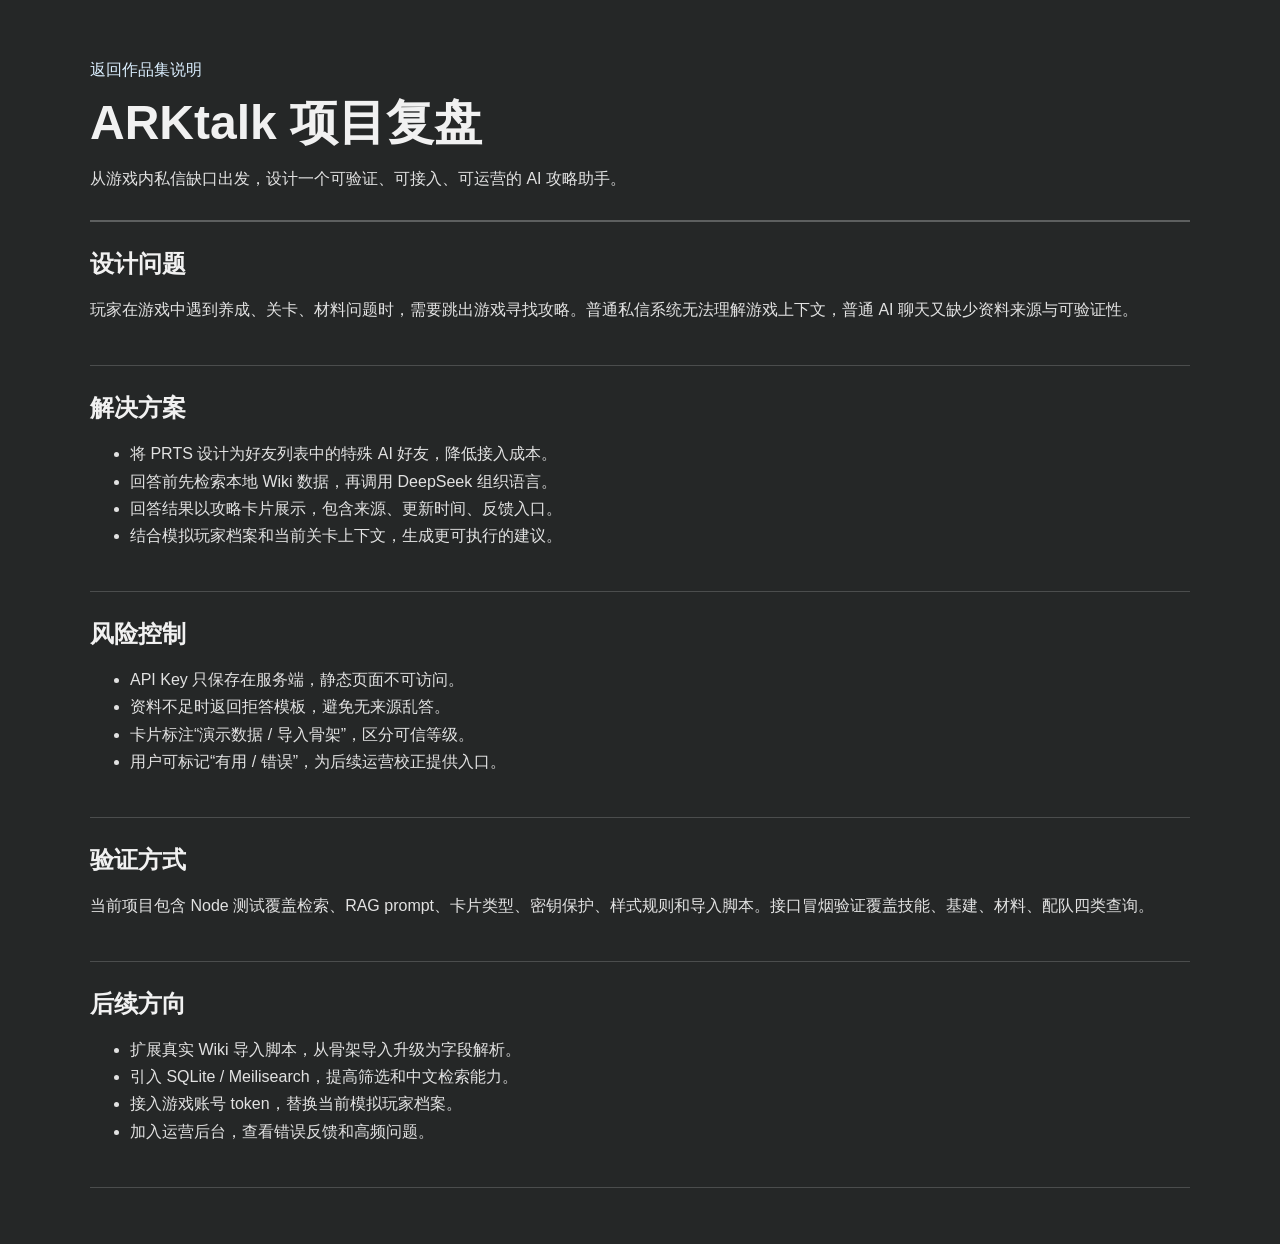
<file: projects/04-friend-message-assistant/ARKtalk_demo/project-review.html>
<!doctype html>
<html lang="zh-CN">
  <head>
    <meta charset="utf-8">
    <meta name="viewport" content="width=device-width, initial-scale=1">
    <title>ARKtalk 项目复盘</title>
    <link rel="stylesheet" href="style.css">
  </head>
  <body class="guide-page">
    <main class="integration-doc">
      <header class="integration-hero">
        <a href="portfolio.html">返回作品集说明</a>
        <h1>ARKtalk 项目复盘</h1>
        <p>从游戏内私信缺口出发，设计一个可验证、可接入、可运营的 AI 攻略助手。</p>
      </header>

      <section>
        <h2>设计问题</h2>
        <p>玩家在游戏中遇到养成、关卡、材料问题时，需要跳出游戏寻找攻略。普通私信系统无法理解游戏上下文，普通 AI 聊天又缺少资料来源与可验证性。</p>
      </section>

      <section>
        <h2>解决方案</h2>
        <ul>
          <li>将 PRTS 设计为好友列表中的特殊 AI 好友，降低接入成本。</li>
          <li>回答前先检索本地 Wiki 数据，再调用 DeepSeek 组织语言。</li>
          <li>回答结果以攻略卡片展示，包含来源、更新时间、反馈入口。</li>
          <li>结合模拟玩家档案和当前关卡上下文，生成更可执行的建议。</li>
        </ul>
      </section>

      <section>
        <h2>风险控制</h2>
        <ul>
          <li>API Key 只保存在服务端，静态页面不可访问。</li>
          <li>资料不足时返回拒答模板，避免无来源乱答。</li>
          <li>卡片标注“演示数据 / 导入骨架”，区分可信等级。</li>
          <li>用户可标记“有用 / 错误”，为后续运营校正提供入口。</li>
        </ul>
      </section>

      <section>
        <h2>验证方式</h2>
        <p>当前项目包含 Node 测试覆盖检索、RAG prompt、卡片类型、密钥保护、样式规则和导入脚本。接口冒烟验证覆盖技能、基建、材料、配队四类查询。</p>
      </section>

      <section>
        <h2>后续方向</h2>
        <ul>
          <li>扩展真实 Wiki 导入脚本，从骨架导入升级为字段解析。</li>
          <li>引入 SQLite / Meilisearch，提高筛选和中文检索能力。</li>
          <li>接入游戏账号 token，替换当前模拟玩家档案。</li>
          <li>加入运营后台，查看错误反馈和高频问题。</li>
        </ul>
      </section>
    </main>
  </body>
</html>
</file>
<file: assets/css/site.css>
:root {
  color-scheme: light;
  --bg: #f7f4ed;
  --paper: #fffdf8;
  --ink: #1d1d1f;
  --muted: #66645e;
  --line: #ded6c8;
  --accent: #2364aa;
  --accent-strong: #174a7e;
  --warm: #c8512f;
  --green: #2d6a4f;
  --shadow: 0 18px 50px rgba(41, 35, 25, 0.12);
}

* {
  box-sizing: border-box;
}

html {
  scroll-behavior: smooth;
}

body {
  margin: 0;
  background: var(--bg);
  color: var(--ink);
  font-family:
    "Microsoft YaHei",
    "PingFang SC",
    system-ui,
    -apple-system,
    BlinkMacSystemFont,
    "Segoe UI",
    sans-serif;
  line-height: 1.65;
}

a {
  color: inherit;
  text-decoration: none;
}

.site-header {
  position: sticky;
  top: 0;
  z-index: 10;
  display: flex;
  align-items: center;
  justify-content: space-between;
  gap: 24px;
  min-height: 72px;
  padding: 0 6vw;
  border-bottom: 1px solid rgba(222, 214, 200, 0.82);
  background: rgba(247, 244, 237, 0.92);
  backdrop-filter: blur(16px);
}

.brand {
  display: inline-flex;
  align-items: center;
  gap: 10px;
  font-weight: 700;
}

.brand-mark {
  display: grid;
  width: 34px;
  height: 34px;
  place-items: center;
  border-radius: 8px;
  background: var(--ink);
  color: var(--paper);
  font-size: 18px;
}

.nav {
  display: flex;
  align-items: center;
  gap: 22px;
  color: var(--muted);
  font-size: 15px;
}

.nav a:hover {
  color: var(--ink);
}

.hero {
  display: grid;
  grid-template-columns: minmax(0, 1fr) 360px;
  gap: 48px;
  align-items: end;
  min-height: calc(100vh - 72px);
  padding: 12vh 6vw 9vh;
  border-bottom: 1px solid var(--line);
}

.hero-copy {
  max-width: 850px;
}

.eyebrow {
  margin: 0 0 12px;
  color: var(--accent);
  font-size: 13px;
  font-weight: 700;
  letter-spacing: 0;
  text-transform: uppercase;
}

h1,
h2,
h3,
p {
  margin-top: 0;
}

h1 {
  max-width: 780px;
  margin-bottom: 24px;
  font-size: clamp(44px, 8vw, 88px);
  line-height: 1.06;
  letter-spacing: 0;
}

h2 {
  margin-bottom: 0;
  font-size: clamp(28px, 4vw, 44px);
  line-height: 1.18;
  letter-spacing: 0;
}

h3 {
  margin-bottom: 10px;
  font-size: 22px;
  line-height: 1.28;
  letter-spacing: 0;
}

.hero-summary {
  max-width: 720px;
  margin-bottom: 32px;
  color: var(--muted);
  font-size: 19px;
}

.hero-actions,
.contact-actions {
  display: flex;
  flex-wrap: wrap;
  gap: 14px;
}

.button {
  display: inline-flex;
  align-items: center;
  justify-content: center;
  min-height: 44px;
  padding: 0 20px;
  border: 1px solid var(--ink);
  border-radius: 8px;
  font-weight: 700;
}

.button.primary {
  background: var(--ink);
  color: var(--paper);
}

.button.secondary {
  background: transparent;
}

.hero-panel {
  display: grid;
  gap: 14px;
}

.hero-panel div {
  padding: 24px;
  border: 1px solid var(--line);
  border-radius: 8px;
  background: var(--paper);
  box-shadow: var(--shadow);
}

.hero-panel strong {
  display: block;
  margin-bottom: 4px;
  color: var(--warm);
  font-size: 42px;
  line-height: 1;
}

.hero-panel span {
  color: var(--muted);
}

.section {
  padding: 88px 6vw;
  border-bottom: 1px solid var(--line);
}

.section-heading {
  display: flex;
  align-items: end;
  justify-content: space-between;
  gap: 24px;
  margin-bottom: 34px;
}

.project-grid {
  display: grid;
  grid-template-columns: repeat(3, minmax(0, 1fr));
  gap: 22px;
}

.project-card,
.document-card,
.list-panel {
  border: 1px solid var(--line);
  border-radius: 8px;
  background: var(--paper);
}

.project-card {
  overflow: hidden;
}

.project-cover {
  min-height: 210px;
  background:
    linear-gradient(135deg, rgba(29, 29, 31, 0.18), rgba(29, 29, 31, 0.02)),
    #d9cfbd;
}

.cover-strategy {
  background:
    linear-gradient(135deg, rgba(200, 81, 47, 0.88), rgba(35, 100, 170, 0.38)),
    #d6c4a9;
}

.cover-demo {
  background:
    linear-gradient(135deg, rgba(35, 100, 170, 0.9), rgba(45, 106, 79, 0.46)),
    #b8c6c9;
}

.cover-survivor {
  background:
    linear-gradient(135deg, rgba(45, 106, 79, 0.92), rgba(200, 81, 47, 0.42)),
    #c7d2b8;
}

.project-body {
  padding: 24px;
}

.project-body p {
  color: var(--muted);
}

.project-body a {
  display: inline-flex;
  color: var(--accent);
  font-weight: 700;
}

.card-actions {
  display: flex;
  flex-wrap: wrap;
  gap: 12px 16px;
  margin-top: 8px;
}

.tag {
  margin-bottom: 8px;
  color: var(--warm) !important;
  font-size: 13px;
  font-weight: 700;
}

.split-section {
  display: grid;
  grid-template-columns: 0.85fr 1.15fr;
  gap: 48px;
  align-items: start;
}

.list-panel {
  overflow: hidden;
}

.work-row {
  display: grid;
  gap: 4px;
  padding: 22px 24px;
  border-bottom: 1px solid var(--line);
}

.work-row:last-child {
  border-bottom: 0;
}

.work-row span {
  font-size: 20px;
  font-weight: 700;
}

.work-row small {
  color: var(--muted);
  font-size: 14px;
}

.document-grid {
  display: grid;
  grid-template-columns: repeat(4, minmax(0, 1fr));
  gap: 16px;
}

.document-card {
  display: grid;
  gap: 10px;
  min-height: 150px;
  padding: 22px;
}

.document-card strong {
  font-size: 18px;
  line-height: 1.35;
}

.document-card span {
  color: var(--muted);
  font-size: 14px;
}

.contact-section {
  display: flex;
  align-items: center;
  justify-content: space-between;
  gap: 32px;
}

.release-panel {
  display: flex;
  align-items: center;
  justify-content: space-between;
  gap: 24px;
  padding: 28px;
  border: 1px solid var(--line);
  border-radius: 8px;
  background: var(--paper);
}

.release-panel h3 {
  margin-bottom: 8px;
}

.release-panel p {
  max-width: 700px;
  margin-bottom: 0;
  color: var(--muted);
}

.footer {
  display: flex;
  flex-wrap: wrap;
  justify-content: space-between;
  gap: 16px;
  padding: 28px 6vw;
  color: var(--muted);
  font-size: 14px;
}

.project-page {
  max-width: 980px;
  margin: 0 auto;
  padding: 72px 6vw 90px;
}

.project-page header {
  margin-bottom: 36px;
}

.project-page h1 {
  font-size: clamp(38px, 6vw, 70px);
}

.project-meta {
  display: flex;
  flex-wrap: wrap;
  gap: 10px;
  margin-bottom: 28px;
}

.project-meta span,
.resource-link {
  border: 1px solid var(--line);
  border-radius: 8px;
  background: var(--paper);
  padding: 8px 12px;
  color: var(--muted);
}

.content-block {
  margin-top: 26px;
  padding: 28px;
  border: 1px solid var(--line);
  border-radius: 8px;
  background: var(--paper);
}

.content-block h2 {
  margin-bottom: 14px;
  font-size: 26px;
}

.content-block ul {
  margin: 0;
  padding-left: 22px;
}

.resource-list {
  display: flex;
  flex-wrap: wrap;
  gap: 12px;
}

.resource-link {
  display: inline-flex;
  color: var(--accent);
  font-weight: 700;
}

@media (max-width: 900px) {
  .site-header {
    position: static;
    align-items: flex-start;
    flex-direction: column;
    padding-top: 18px;
    padding-bottom: 18px;
  }

  .nav {
    flex-wrap: wrap;
    gap: 14px;
  }

  .hero,
  .split-section {
    grid-template-columns: 1fr;
  }

  .hero {
    min-height: auto;
    padding-top: 72px;
  }

  .project-grid,
  .document-grid {
    grid-template-columns: 1fr;
  }

  .section-heading,
  .contact-section,
  .release-panel {
    align-items: flex-start;
    flex-direction: column;
  }
}
</file>
<file: projects/04-friend-message-assistant/ARKtalk_demo/style.css>
:root {
  color-scheme: dark;
  --bg: #111;
  --panel: #2e2f2f;
  --panel-dark: #242525;
  --line: #5d5f5f;
  --line-soft: #444646;
  --text: #eeeeee;
  --muted: #b8b8b8;
  --chrome: #b9b9b9;
  --accent: #3f7fbd;
  --warning: #d7d3c7;
}

* {
  box-sizing: border-box;
}

body {
  min-height: 100vh;
  margin: 0;
  font-family: "Microsoft YaHei", "PingFang SC", "Segoe UI", sans-serif;
  background:
    radial-gradient(circle at 15% 10%, rgba(91, 121, 150, 0.2), transparent 26rem),
    linear-gradient(135deg, #191a1b 0%, #0e0f10 100%);
  color: var(--text);
}

button,
textarea {
  font: inherit;
}

button {
  color: inherit;
}

.app-shell {
  min-height: 100vh;
  display: grid;
  place-items: center;
  padding: 24px;
}

.phone-frame {
  width: min(100%, 720px);
  height: min(920px, calc(100vh - 48px));
  min-height: 640px;
  display: grid;
  grid-template-rows: 84px 1fr;
  overflow: hidden;
  background: #151616;
  border: 1px solid #303232;
  box-shadow: 0 22px 70px rgba(0, 0, 0, 0.45);
}

.browser-bar {
  display: grid;
  grid-template-columns: 58px 1fr 48px;
  gap: 16px;
  align-items: center;
  padding: 12px 18px;
  background: #121313;
  border-bottom: 2px solid #3b3d3d;
}

.browser-avatar {
  width: 52px;
  height: 52px;
  object-fit: cover;
  border-radius: 50%;
  border: 2px solid #c8d8e0;
}

.address-pill {
  height: 58px;
  display: flex;
  align-items: center;
  gap: 10px;
  min-width: 0;
  padding: 0 22px;
  border-radius: 999px;
  background: #454545;
  color: #e1e1e1;
  font-size: clamp(16px, 3.2vw, 24px);
  white-space: nowrap;
  overflow: hidden;
}

.address-pill span:last-child {
  overflow: hidden;
  text-overflow: ellipsis;
}

.lock-icon {
  width: 19px;
  height: 23px;
  position: relative;
  flex: 0 0 auto;
  border-radius: 4px;
  background: var(--accent);
}

.lock-icon::before {
  content: "";
  position: absolute;
  left: 3px;
  top: -13px;
  width: 16px;
  height: 18px;
  border: 4px solid #878787;
  border-bottom: 0;
  border-radius: 9px 9px 0 0;
}

.icon-button {
  width: 44px;
  height: 44px;
  border: 0;
  background: transparent;
  display: grid;
  place-items: center;
  color: #d9d9d9;
  font-size: 34px;
  line-height: 1;
  cursor: pointer;
}

.terminal {
  min-height: 0;
  height: 100%;
  display: grid;
  grid-template-columns: 270px 1fr;
  background: var(--panel);
}

.friend-panel,
.chat-panel {
  min-height: 0;
  display: flex;
  flex-direction: column;
}

.friend-panel {
  padding: 28px 14px 18px;
  border-right: 1px solid var(--line-soft);
  background: #292a2a;
}

.section-heading {
  display: grid;
  grid-template-columns: auto auto 1fr;
  align-items: center;
  gap: 12px;
  margin-bottom: 20px;
  color: #e8e8e8;
}

.section-heading::after {
  content: "";
  height: 2px;
  background: var(--line);
}

.section-heading span {
  padding: 1px 9px;
  background: #c8c8c8;
  color: #313131;
  font-size: 15px;
  letter-spacing: 0;
}

.section-heading strong {
  font-size: 22px;
  font-weight: 700;
}

.profile-strip {
  display: grid;
  grid-template-columns: 52px 1fr;
  gap: 12px;
  align-items: center;
  margin-bottom: 22px;
  padding: 10px;
  border: 1px solid var(--line-soft);
  background: rgba(255, 255, 255, 0.03);
}

.profile-strip img,
.friend-card img,
.message-row img {
  width: 52px;
  height: 52px;
  object-fit: cover;
}

.muted {
  display: block;
  color: var(--muted);
  font-size: 12px;
}

.integration-link {
  display: block;
  margin: -10px 0 16px;
  color: #dbefff;
  font-size: 13px;
  text-decoration: none;
}

.friend-search {
  width: 100%;
  height: 38px;
  margin-bottom: 14px;
  padding: 0 10px;
  border: 1px solid #5d5f5f;
  outline: 0;
  background: #1f2020;
  color: #eeeeee;
}

.friend-search::placeholder {
  color: #8f9699;
}

.friend-card {
  width: 100%;
  position: relative;
  display: grid;
  grid-template-columns: 58px 1fr auto;
  align-items: center;
  gap: 10px;
  margin-bottom: 12px;
  padding: 8px;
  border: 1px solid transparent;
  background: transparent;
  text-align: left;
  cursor: pointer;
}

.friend-card::after {
  content: "";
  position: absolute;
  inset: 8px 8px 8px 70px;
  border: 2px solid var(--line);
  pointer-events: none;
}

.friend-card.is-active,
.friend-card:hover {
  background: #333535;
  border-color: #707272;
}

.friend-card.is-pinned .friend-copy strong::after {
  content: " 置顶";
  color: #dbefff;
  font-size: 12px;
}

.friend-card.is-muted {
  opacity: 0.72;
}

.friend-copy {
  min-width: 0;
  padding: 4px 8px;
  z-index: 1;
}

.friend-copy strong {
  display: block;
  margin-bottom: 5px;
  font-size: 18px;
}

.friend-card::before {
  content: attr(data-status);
  position: absolute;
  right: 10px;
  top: 7px;
  z-index: 2;
  color: #bfe8d0;
  font-size: 11px;
}

.friend-copy small {
  display: block;
  color: #d0d0d0;
  overflow: hidden;
  text-overflow: ellipsis;
  white-space: nowrap;
}

.unread-badge {
  min-width: 25px;
  height: 25px;
  z-index: 1;
  display: grid;
  place-items: center;
  border-radius: 50%;
  background: #b7b7b7;
  color: #262626;
  font-weight: 700;
  font-size: 14px;
}

.unread-badge.is-empty {
  opacity: 0;
}

.chat-panel {
  background: var(--panel);
}

.chat-heading {
  margin: 28px 14px 10px;
  grid-template-columns: auto auto auto 1fr auto;
}

.chat-actions {
  display: flex;
  gap: 6px;
  flex-wrap: wrap;
  justify-content: flex-end;
}

.chat-actions button {
  min-height: 30px;
  padding: 0 9px;
  border: 1px solid #657277;
  background: #202426;
  color: #dbefff;
  cursor: pointer;
  font-size: 12px;
}

.back-button {
  display: none;
  width: 34px;
  height: 34px;
  border: 1px solid var(--line);
  background: transparent;
  color: #ddd;
  font-size: 32px;
  line-height: 1;
  cursor: pointer;
}

.message-log {
  flex: 1;
  min-height: 0;
  overflow-y: auto;
  padding: 8px 14px 26px;
}

.message-row {
  display: grid;
  grid-template-columns: 72px minmax(0, 1fr);
  align-items: start;
  gap: 0;
  margin: 14px 0;
}

.message-time {
  grid-column: 2;
  margin-top: 4px;
  color: #9ea8ac;
  font-size: 11px;
}

.message-row p {
  position: relative;
  min-height: 56px;
  margin: 0;
  padding: 13px 18px;
  border: 2px solid var(--line);
  background: #242525;
  color: #eeeeee;
  font-size: clamp(18px, 3vw, 24px);
  font-weight: 700;
}

.message-row p::before {
  content: "";
  position: absolute;
  top: 18px;
  left: -15px;
  width: 15px;
  height: 22px;
  background: linear-gradient(135deg, transparent 47%, var(--line) 49% 57%, transparent 59%);
}

.message-row.mine {
  grid-template-columns: minmax(0, 1fr) 72px;
}

.message-row.mine img {
  grid-column: 2;
}

.message-row.mine p {
  grid-column: 1;
  grid-row: 1;
  background: #30383e;
  border-color: #667986;
  text-align: right;
}

.message-row.mine .message-time {
  grid-column: 1;
  justify-self: end;
}

.message-row.mine p::before {
  left: auto;
  right: -15px;
  transform: scaleX(-1);
}

.message-row.is-loading p {
  color: #c7d7df;
  border-color: #6b7a80;
  background: #263035;
}

.message-row.is-loading p::after {
  content: "";
  display: inline-block;
  width: 1.2em;
  animation: pulseDots 1.1s steps(4, end) infinite;
}

.composer {
  display: grid;
  grid-template-columns: 38px 38px 38px 38px 1fr 58px;
  gap: 8px;
  align-items: center;
  padding: 10px 16px;
  background: var(--chrome);
  border-top: 2px solid #dedede;
  color: #777;
}

.quick-prompts {
  display: flex;
  gap: 8px;
  flex-wrap: wrap;
  padding: 10px 16px;
  background: #252b2e;
  border-top: 1px solid #4a565c;
}

.quick-prompts[hidden] {
  display: none;
}

.quick-prompts button,
.quick-prompts a {
  min-height: 34px;
  display: inline-flex;
  align-items: center;
  padding: 0 12px;
  border: 1px solid #68757b;
  background: #1f2426;
  color: #dbefff;
  text-decoration: none;
  cursor: pointer;
  font-size: 13px;
}

.toolbar-button {
  color: #7e7e7e;
}

.composer textarea {
  width: 100%;
  height: 44px;
  min-height: 44px;
  max-height: 96px;
  resize: none;
  border: 0;
  border-bottom: 2px solid #f1f1f1;
  outline: 0;
  background: transparent;
  color: #343434;
  font-size: 19px;
  line-height: 1.35;
  padding: 8px 0 4px;
}

.composer textarea::placeholder {
  color: #777;
}

.send-button {
  width: 54px;
  height: 54px;
  border: 0;
  background: transparent;
  color: #777;
  font-size: 45px;
  transform: rotate(-14deg);
  cursor: pointer;
}

.sticker-panel {
  display: none;
  padding: 12px 16px 14px;
  background: #f4f4f4;
  border-top: 1px solid #d8d8d8;
}

.sticker-panel.is-open {
  display: block;
}

.sticker-panel-head {
  display: flex;
  justify-content: space-between;
  gap: 12px;
  align-items: baseline;
  margin-bottom: 10px;
  color: #555;
}

.sticker-panel-head strong {
  font-size: 16px;
}

.sticker-panel-head span {
  font-size: 12px;
}

.sticker-grid {
  display: grid;
  grid-template-columns: repeat(3, minmax(0, 1fr));
  gap: 10px;
}

.sticker-item {
  display: grid;
  gap: 6px;
  border: 1px solid #d2d2d2;
  background: #fff;
  padding: 10px 8px;
  cursor: pointer;
  text-align: center;
}

.sticker-item img {
  width: 100%;
  aspect-ratio: 1;
  object-fit: cover;
  border-radius: 6px;
}

.sticker-item span {
  color: #444;
  font-size: 12px;
}

.message-row p.sticker-bubble {
  width: fit-content;
  min-height: 0;
  padding: 0 !important;
  border: 0;
  background: transparent;
}

.message-row p.sticker-bubble::before {
  display: none;
}

.message-row .sticker-bubble img {
  display: block;
  width: min(180px, 100%);
  height: auto;
  aspect-ratio: 1 / 1;
  object-fit: contain;
  border-radius: 8px;
  background: #fff;
  box-shadow: 0 6px 18px rgba(0, 0, 0, 0.18);
}

.message-row.mine .sticker-bubble {
  justify-self: end;
}

.message-row .guide-card-bubble {
  position: relative;
  width: min(100%, 560px);
  margin: 0;
  padding: 0;
  border: 2px solid #7f8f95;
  border-color: #7f8f95;
  background: #1f2426;
  overflow: hidden;
}

.message-row .guide-card-bubble::before {
  content: "";
  position: absolute;
  left: -15px;
  width: 15px;
  height: 22px;
  background: linear-gradient(135deg, transparent 47%, #7f8f95 49% 57%, transparent 59%);
  top: 26px;
}

.guide-card {
  display: grid;
  gap: 12px;
  padding: 14px;
  color: #f2f2f2;
  font-weight: 400;
}

.guide-card-reply {
  all: unset;
  display: block;
  color: #dce7eb;
  font-size: 16px;
  line-height: 1.5;
  font-weight: 700;
}

.guide-card-head {
  display: grid;
  gap: 4px;
  padding-bottom: 10px;
  border-bottom: 1px solid #607078;
}

.guide-card-head strong {
  font-size: 22px;
}

.guide-card-head span {
  color: #b9c9cf;
  font-size: 13px;
}

.skill-card-list {
  display: grid;
  gap: 10px;
}

.skill-card {
  display: grid;
  gap: 8px;
  padding: 10px;
  border: 1px solid #53636a;
  background: #2a3033;
}

.skill-card h3 {
  margin: 0;
  font-size: 18px;
}

.skill-card dl {
  display: grid;
  grid-template-columns: repeat(4, auto 1fr);
  gap: 4px 8px;
  margin: 0;
  font-size: 12px;
}

.skill-card dt {
  color: #aab9bf;
}

.skill-card dd {
  margin: 0;
  color: #f1f1f1;
}

.skill-card p {
  min-height: 0;
  margin: 0;
  padding: 0;
  border: 0;
  background: transparent;
  color: #f4f4f4;
  font-size: 14px;
  line-height: 1.5;
  font-weight: 400;
}

.skill-card p::before {
  display: none;
}

.guide-card-source {
  display: flex;
  justify-content: space-between;
  gap: 12px;
  padding-top: 8px;
  border-top: 1px solid #607078;
  color: #b9c9cf;
  font-size: 12px;
}

.guide-card-trust {
  width: fit-content;
  padding: 3px 8px;
  border: 1px solid #6c7b80;
  background: #111516;
  color: #dbefff;
  font-size: 12px;
}

.guide-card-trust.status-complete {
  border-color: #64b989;
  color: #8ce0ae;
}

.guide-card-trust.status-demo {
  border-color: #d0aa52;
  color: #f0c86c;
}

.guide-card-trust.status-imported-skeleton {
  border-color: #90969a;
  color: #c7ced2;
}

.guide-card-trust.status-incomplete {
  border-color: #cf6f6f;
  color: #ef9b9b;
}

.guide-card-source button,
.guide-card-feedback button {
  min-height: 26px;
  border: 1px solid #68757b;
  background: #20282c;
  color: #dbefff;
  cursor: pointer;
  font-size: 12px;
}

.guide-card-feedback {
  display: flex;
  gap: 8px;
}

.message-row[data-show-date]::before {
  content: attr(data-show-date);
  grid-column: 1 / -1;
  justify-self: center;
  margin-bottom: 10px;
  padding: 2px 8px;
  border: 1px solid #4d5558;
  color: #aebabe;
  font-size: 11px;
}

.guide-card-source a {
  color: #dbefff;
  text-decoration: none;
}

.quick-dock {
  display: grid;
  grid-template-columns: 58px 58px 58px 70px 1fr 58px;
  gap: 10px;
  align-items: center;
  min-height: 72px;
  padding: 8px 16px;
  background: var(--chrome);
  border-top: 2px solid #cfcfcf;
}

.dock-avatar,
.dock-add,
.dock-settings {
  width: 58px;
  height: 58px;
  display: grid;
  place-items: center;
  border: 0;
  border-radius: 50%;
  background: #888;
  color: #717171;
  cursor: pointer;
}

.dock-avatar img {
  width: 52px;
  height: 52px;
  object-fit: cover;
  border-radius: 50%;
}

.dock-avatar.is-active {
  outline: 3px solid #6c5ddb;
}

.dock-add {
  border: 4px solid #858585;
  background: transparent;
  font-size: 52px;
  line-height: 1;
}

.dock-settings {
  grid-column: 6;
  border-radius: 0;
  background: transparent;
  border-left: 2px solid #d4d4d4;
  font-size: 50px;
}

@keyframes pulseDots {
  0% {
    content: "";
  }
  25% {
    content: ".";
  }
  50% {
    content: "..";
  }
  75%,
  100% {
    content: "...";
  }
}

.sr-only {
  position: absolute;
  width: 1px;
  height: 1px;
  padding: 0;
  margin: -1px;
  overflow: hidden;
  clip: rect(0, 0, 0, 0);
  white-space: nowrap;
  border: 0;
}

@media (max-width: 760px) {
  .app-shell {
    padding: 0;
  }

  .phone-frame {
    width: 100%;
    height: 100vh;
    min-height: 0;
    border: 0;
  }

  .terminal {
    display: block;
    position: relative;
    overflow: hidden;
  }

  .friend-panel,
  .chat-panel {
    position: absolute;
    inset: 0;
    transition: transform 220ms ease;
  }

  .chat-panel {
    transform: translateX(100%);
  }

  body.is-chat .friend-panel {
    transform: translateX(-24%);
  }

  body.is-chat .chat-panel {
    transform: translateX(0);
  }

  .friend-panel {
    border-right: 0;
  }

  .back-button {
    display: grid;
    place-items: center;
  }
}

@media (max-width: 430px) {
  .browser-bar {
    grid-template-columns: 48px 1fr 40px;
    gap: 10px;
    padding-inline: 12px;
  }

  .browser-avatar {
    width: 46px;
    height: 46px;
  }

  .address-pill {
    height: 52px;
    padding-inline: 16px;
  }

  .friend-panel,
  .message-log {
    padding-left: 10px;
    padding-right: 10px;
  }

  .section-heading strong {
    font-size: 20px;
  }

  .message-row {
    grid-template-columns: 58px minmax(0, 1fr);
  }

  .message-row.mine {
    grid-template-columns: minmax(0, 1fr) 58px;
  }

  .message-row img,
  .profile-strip img,
  .friend-card img {
    width: 50px;
    height: 50px;
  }

  .composer {
    grid-template-columns: 30px 30px 30px 30px 1fr 48px;
    gap: 5px;
    padding-inline: 10px;
  }

  .toolbar-button {
    width: 34px;
    height: 40px;
    font-size: 28px;
  }

  .quick-dock {
    grid-template-columns: 50px 50px 50px 60px 1fr 52px;
    gap: 8px;
    padding-inline: 10px;
  }

  .sticker-grid {
    grid-template-columns: repeat(2, minmax(0, 1fr));
  }

  .dock-avatar,
  .dock-add,
  .dock-settings {
    width: 50px;
    height: 50px;
  }

  .dock-avatar img {
    width: 46px;
    height: 46px;
  }
}

.guide-page {
  background: #252727;
}

.integration-doc {
  width: min(1100px, calc(100% - 32px));
  margin: 0 auto;
  padding: 32px 0 56px;
  color: #f1f1f1;
}

.integration-hero {
  display: grid;
  gap: 10px;
  padding: 28px 0;
  border-bottom: 2px solid #5d5f5f;
}

.integration-hero a {
  width: fit-content;
  color: #dbefff;
  text-decoration: none;
}

.integration-hero h1 {
  margin: 0;
  font-size: clamp(28px, 5vw, 48px);
}

.integration-hero p {
  margin: 0;
  color: #c7c7c7;
}

.integration-doc section {
  padding: 26px 0;
  border-bottom: 1px solid #4b4d4d;
}

.integration-doc h2 {
  margin: 0 0 14px;
  font-size: 24px;
}

.integration-doc p,
.integration-doc li {
  color: #e2e2e2;
  line-height: 1.7;
}

.flow-list {
  display: grid;
  gap: 8px;
  padding-left: 24px;
}

.architecture-flow {
  display: grid;
  grid-template-columns: repeat(6, minmax(120px, 1fr));
  gap: 10px;
  overflow-x: auto;
}

.architecture-flow span {
  min-height: 74px;
  display: grid;
  place-items: center;
  padding: 12px;
  border: 1px solid #68757b;
  background: #1f2426;
  text-align: center;
}

.integration-doc table {
  width: 100%;
  border-collapse: collapse;
  overflow: hidden;
  font-size: 14px;
}

.integration-doc th,
.integration-doc td {
  padding: 12px;
  border: 1px solid #5d5f5f;
  text-align: left;
  vertical-align: top;
}

.integration-doc th {
  background: #1f2426;
}

.integration-doc code {
  color: #dbefff;
  font-family: Consolas, "Microsoft YaHei", monospace;
}

.portfolio-grid {
  display: grid;
  grid-template-columns: repeat(4, minmax(0, 1fr));
  gap: 12px;
}

.portfolio-grid article {
  padding: 14px;
  border: 1px solid #5d5f5f;
  background: #1f2426;
}

.portfolio-grid h3 {
  margin: 0 0 8px;
}

.portfolio-grid p {
  margin: 0;
}

.data-admin-doc {
  width: min(1240px, calc(100% - 32px));
}

.inventory-shell {
  display: grid;
  gap: 18px;
}

.inventory-loading,
.inventory-error {
  padding: 18px;
  border: 1px solid #5d5f5f;
  background: #1f2426;
  color: #e2e2e2;
}

.inventory-summary {
  display: grid;
  grid-template-columns: repeat(6, minmax(0, 1fr));
  gap: 10px;
}

.inventory-metric {
  min-height: 92px;
  display: grid;
  align-content: space-between;
  padding: 14px;
  border: 1px solid #5d5f5f;
  background: #1f2426;
}

.inventory-metric span {
  color: #c7c7c7;
  font-size: 13px;
}

.inventory-metric strong {
  color: #ffffff;
  font-size: 30px;
  line-height: 1;
}

.inventory-metric.primary {
  border-color: #7fa8c9;
}

.status-complete {
  border-color: #64b989;
}

.status-demo {
  border-color: #d0aa52;
}

.status-imported-skeleton {
  border-color: #90969a;
}

.status-incomplete {
  border-color: #cf6f6f;
}

.inventory-toolbar {
  display: flex;
  align-items: center;
  justify-content: space-between;
  gap: 16px;
}

.inventory-toolbar p {
  margin: 0;
}

.inventory-toolbar a {
  color: #dbefff;
  text-decoration: none;
}

.inventory-table-wrap {
  overflow-x: auto;
  border: 1px solid #5d5f5f;
}

.inventory-table {
  width: 100%;
  min-width: 940px;
  border-collapse: collapse;
  background: #1f2426;
}

.inventory-table th,
.inventory-table td {
  padding: 12px;
  border-bottom: 1px solid #4b4d4d;
  text-align: left;
  vertical-align: top;
}

.inventory-table th {
  color: #ffffff;
  background: #252b2d;
}

.inventory-table strong,
.inventory-table b {
  color: #ffffff;
}

.inventory-table small {
  display: block;
  margin-top: 4px;
  color: #aeb4b7;
}

.inventory-table a {
  color: #dbefff;
  text-decoration: none;
}

.trust-pill {
  display: inline-flex;
  min-width: 76px;
  justify-content: center;
  padding: 4px 8px;
  border: 1px solid currentColor;
  color: #dbefff;
  font-size: 13px;
}

.trust-pill.status-complete {
  color: #8ce0ae;
}

.trust-pill.status-demo {
  color: #f0c86c;
}

.trust-pill.status-imported-skeleton {
  color: #c7ced2;
}

.trust-pill.status-incomplete {
  color: #ef9b9b;
}

.score-bar {
  width: 120px;
  height: 8px;
  margin-bottom: 6px;
  background: #151819;
  border: 1px solid #4b4d4d;
}

.score-bar span {
  display: block;
  height: 100%;
  background: #8ce0ae;
}

@media (max-width: 760px) {
  .architecture-flow {
    grid-template-columns: repeat(2, minmax(130px, 1fr));
  }

  .integration-doc table {
    display: block;
    overflow-x: auto;
    white-space: nowrap;
  }

  .portfolio-grid {
    grid-template-columns: 1fr;
  }

  .inventory-summary {
    grid-template-columns: repeat(2, minmax(0, 1fr));
  }

  .inventory-toolbar {
    align-items: flex-start;
    flex-direction: column;
  }
}
</file>
